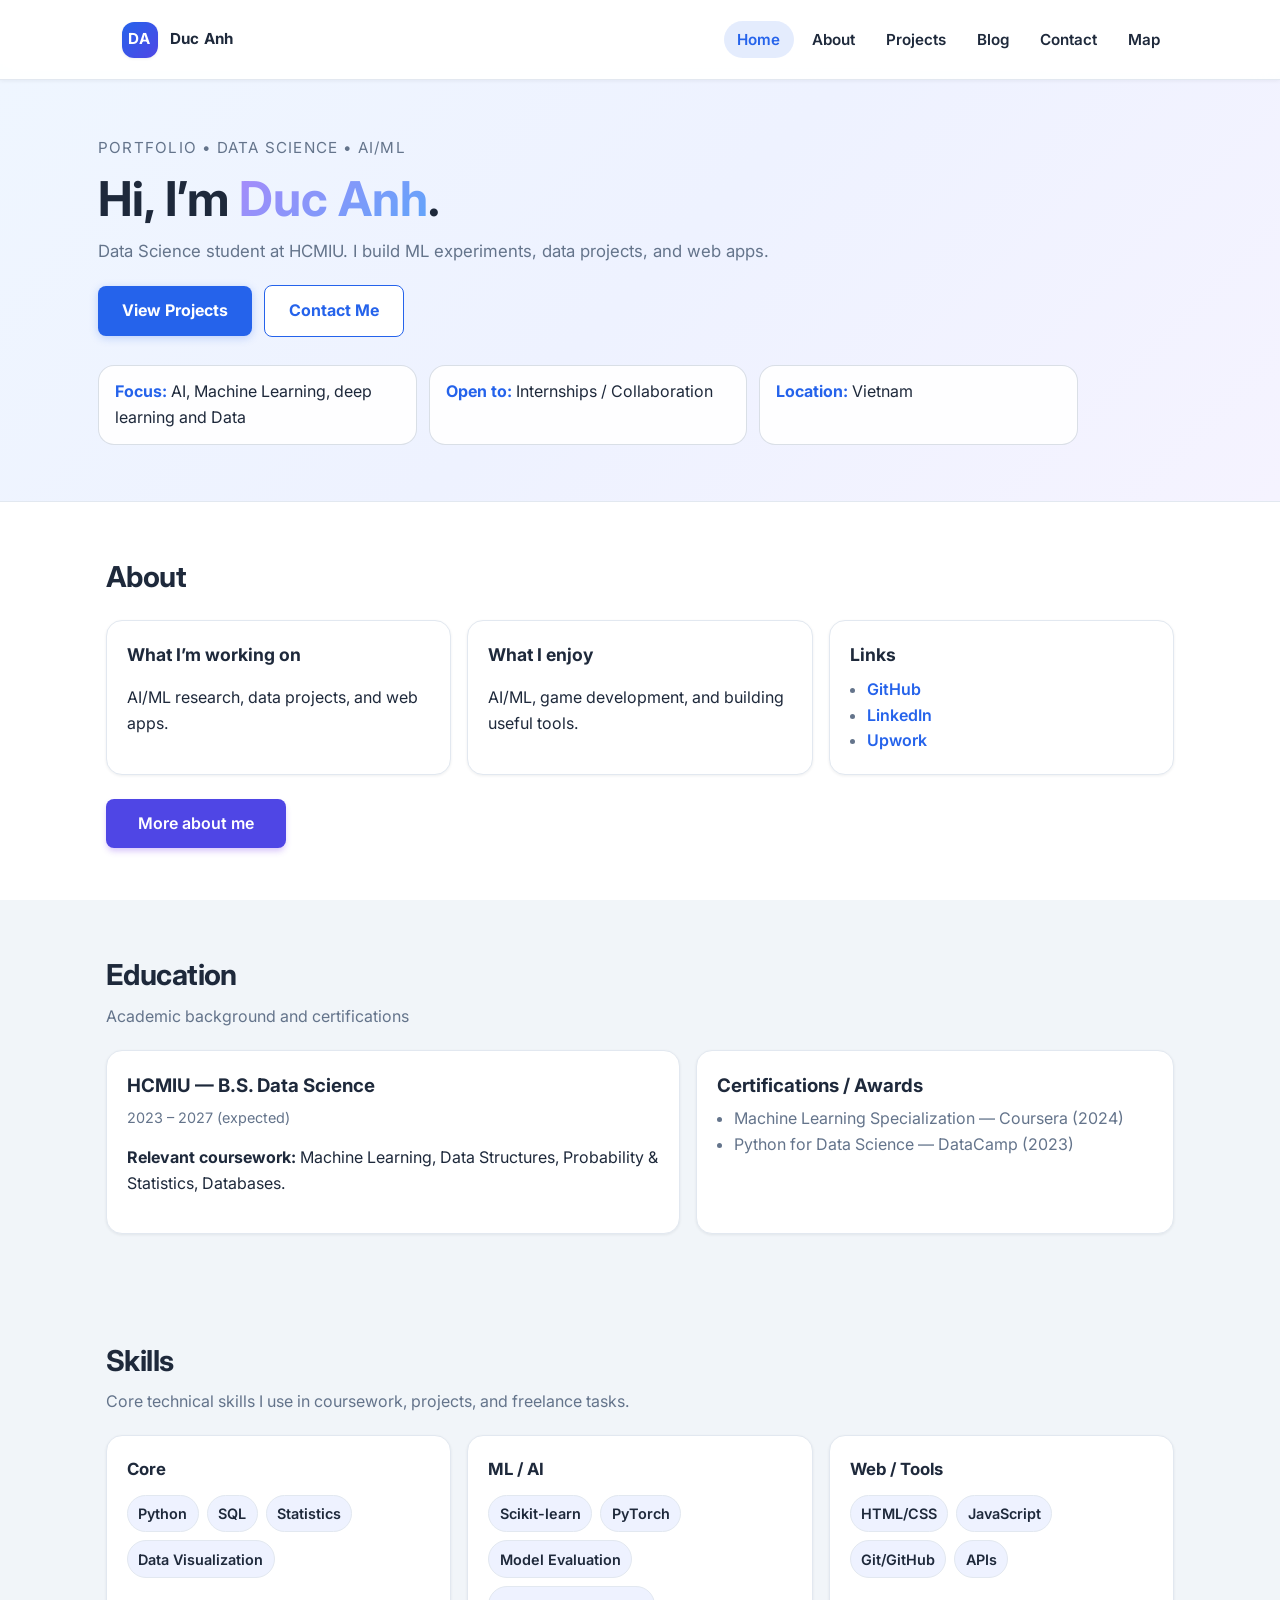
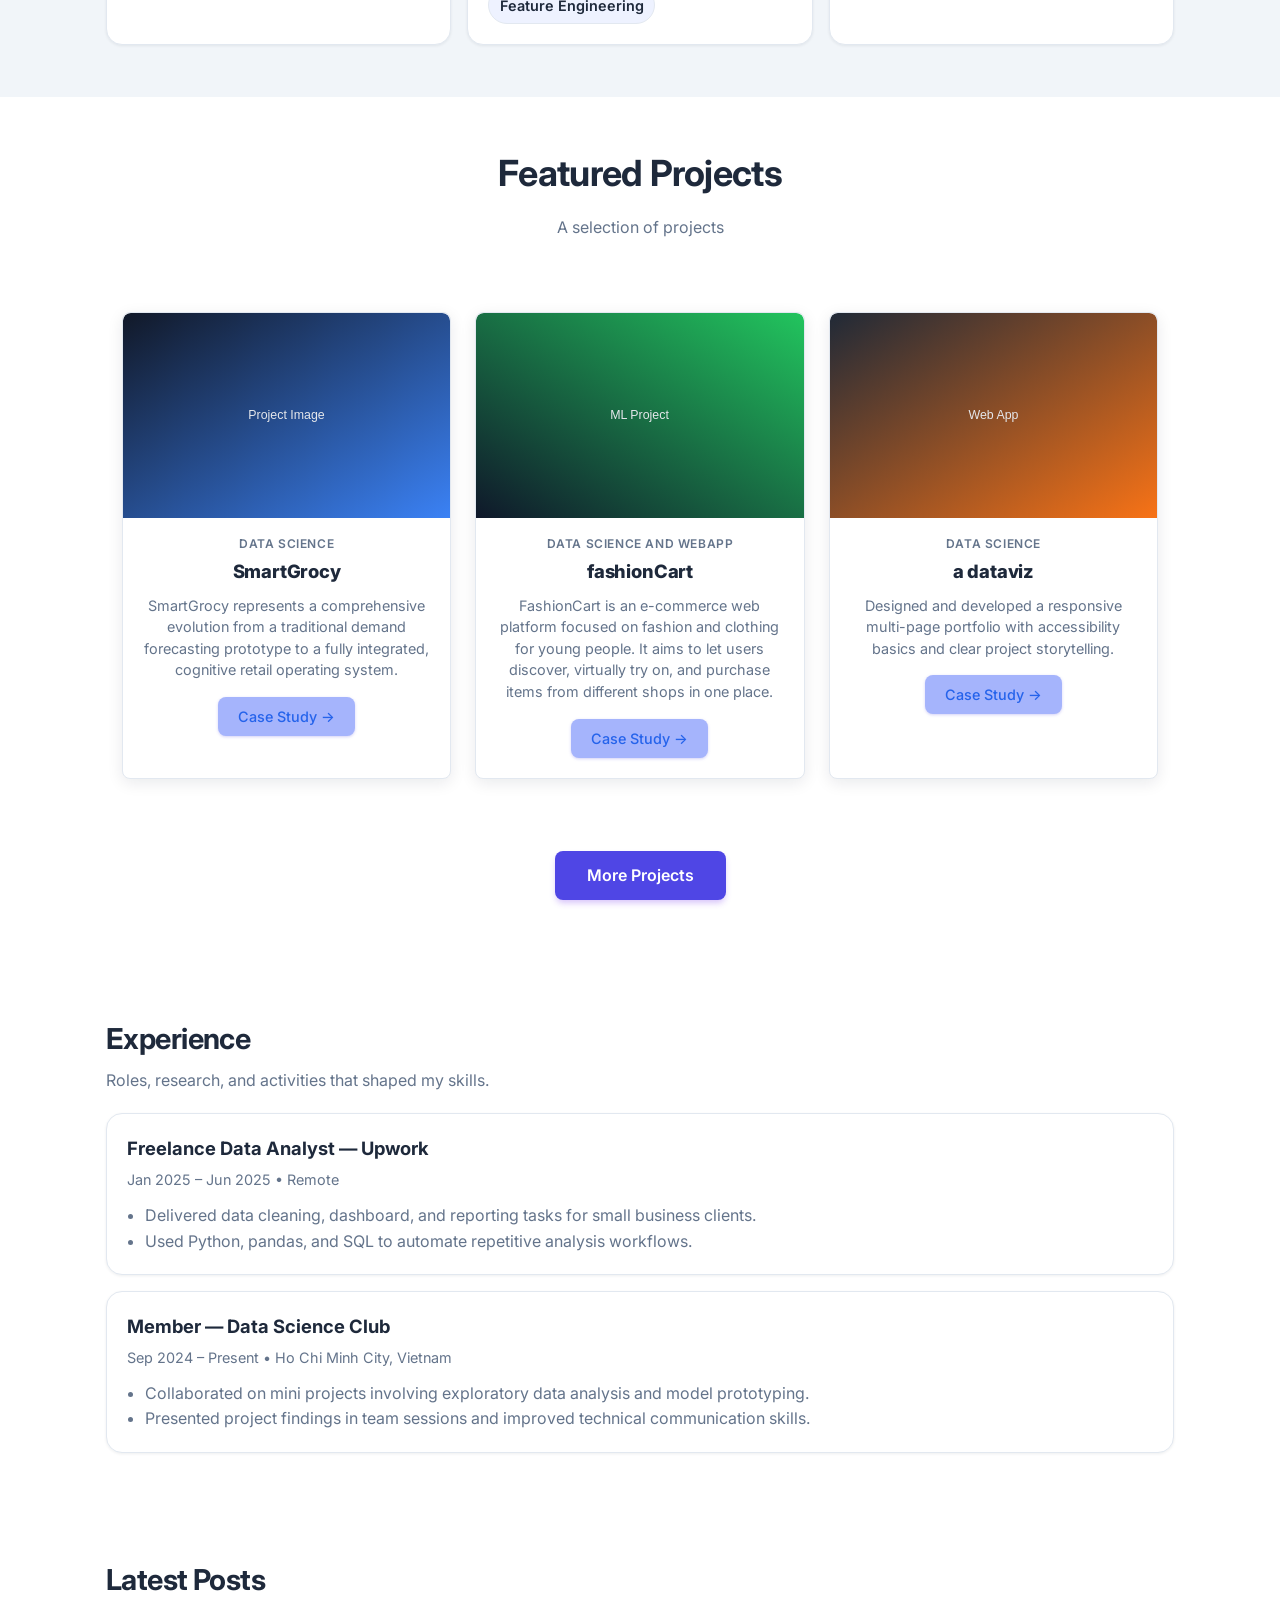
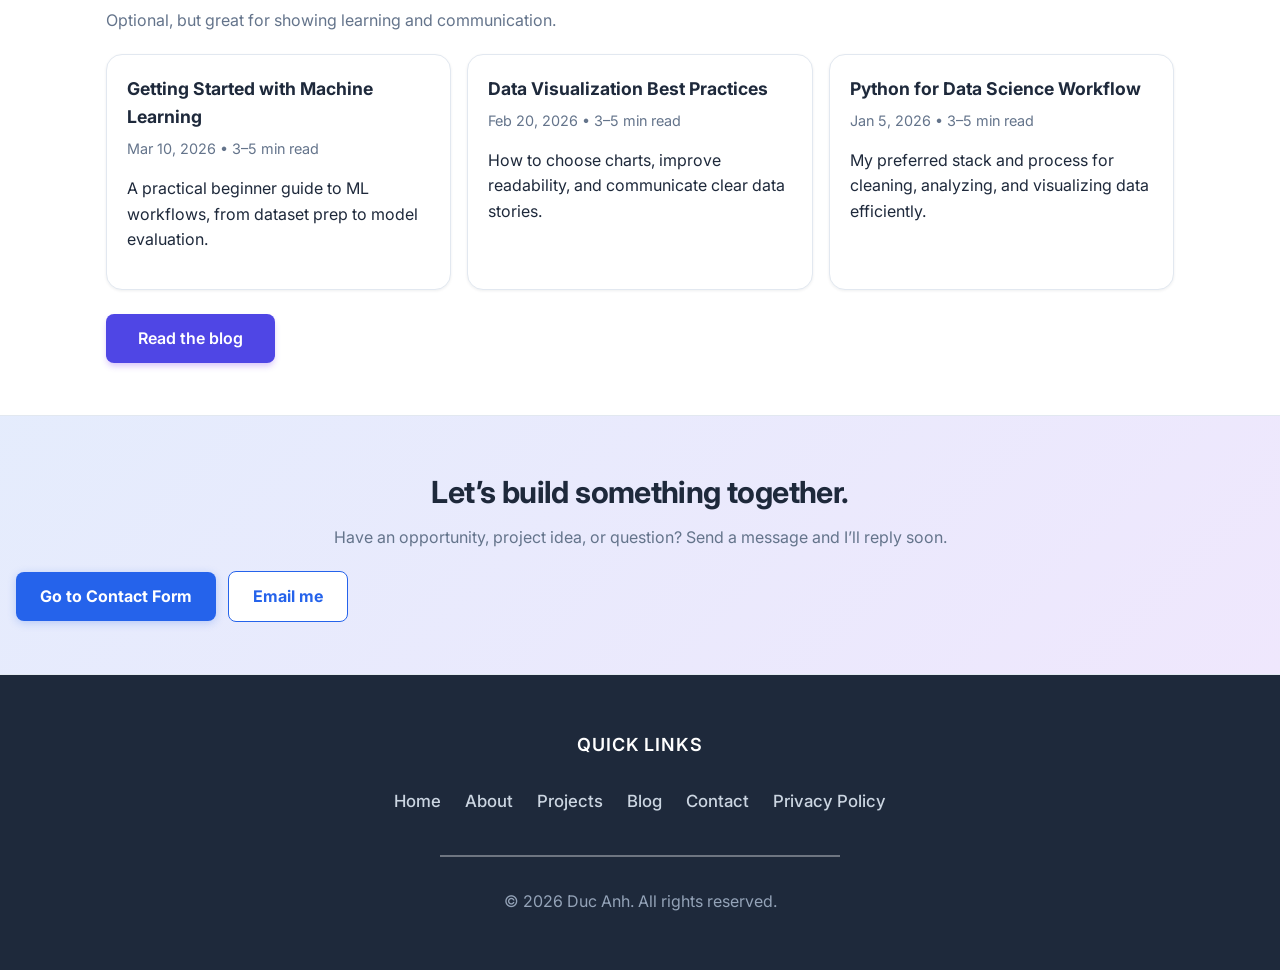
<file: index.html>
<!DOCTYPE html>
<html lang="en">

<head>
    <meta charset="UTF-8">
    <meta name="viewport" content="width=device-width, initial-scale=1.0">
    <meta name="description"
        content="Duc Anh - Data Science Student at HCMIU. Portfolio showcasing projects, blog, and contact.">
    <title>Home | Duc Anh</title>
    <link rel="stylesheet" href="css/style.css">
    <link rel="icon" type="image/png" href="assets/img/favicon.ico">
</head>

<body>
    <a class="skip-link" href="#main">Skip to content</a>

    <!--
      HOME PAGE COMPONENTS (easy to edit later):
      - Update your name/role in the Hero section
      - Replace Skills/Experience/Education with your real info
      - Swap Project cards + links to match your `projects.html`
    -->

    <header class="site-header">
        <nav class="site-nav" aria-label="Main navigation">
            <a class="brand" href="index.html" aria-label="Go to homepage">
                <span class="brand-mark" aria-hidden="true">DA</span>
                <span class="brand-text">Duc Anh</span>
            </a>

            <button class="nav-toggle" type="button" aria-expanded="false" aria-controls="primary-nav">
                <span class="nav-toggle-label">Menu</span>
            </button>

            <ul id="primary-nav" class="nav-links"></ul>
            <noscript>
                <ul class="nav-links is-open">
                    <li><a href="index.html" aria-current="page">Home</a></li>
                    <li><a href="about.html">About</a></li>
                    <li><a href="projects.html">Projects</a></li>
                    <li><a href="blog.html">Blog</a></li>
                    <li><a href="contact.html">Contact</a></li>
                    <li><a href="map.html">Map</a></li>
                </ul>
            </noscript>

        </nav>
    </header>

    <main id="main">
        <!-- HERO -->
        <section class="hero" aria-labelledby="hero-heading">
            <div class="hero-content">
                <p class="hero-eyebrow">Portfolio • Data Science • AI/ML</p>
                <h1 id="hero-heading">Hi, I’m <span class="hero-name">Duc Anh</span>.</h1>
                <p class="hero-subtitle">Data Science student at HCMIU. I build ML experiments, data projects, and web
                    apps.</p>

                <div class="hero-actions" role="group" aria-label="Primary actions">
                    <a href="projects.html" class="cta-button">View Projects</a>
                    <a href="contact.html" class="cta-button cta-secondary">Contact Me</a>
                </div>

                <ul class="hero-highlights" aria-label="Quick highlights">
                    <li><strong>Focus:</strong> AI, Machine Learning, deep learning and Data</li>
                    <li><strong>Open to:</strong> Internships / Collaboration</li>
                    <li><strong>Location:</strong> Vietnam</li>
                </ul>
            </div>
        </section>

        <!-- ABOUT (short preview) -->
        <section class="about-preview" aria-labelledby="about-heading">
            <header class="section-header">
                <h2 id="about-heading">About</h2>
            </header>

            <div class="about-grid">
                <article class="about-card">
                    <h3>What I’m working on</h3>
                    <p>AI/ML research, data projects, and web apps.
                    </p>
                </article>
                <article class="about-card">
                    <h3>What I enjoy</h3>
                    <p>AI/ML, game development, and building useful tools. </p>
                </article>
                <article class="about-card">
                    <h3>Links</h3>
                    <ul class="link-list">
                        <li><a href="https://github.com/ducanh0405" rel="noopener">GitHub</a></li>
                        <li><a href="https://www.linkedin.com/in/đức-anh-ngô-linked/" rel="noopener">LinkedIn</a></li>
                        <li><a href="https://www.upwork.com/freelancers/~01354c12dca3193b0a?mp_source=share"
                                rel="noopener">Upwork</a></li>
                    </ul>
                </article>
            </div>

            <div class="section-actions">
                <a href="about.html" class="more-projects-btn">More about me</a>
            </div>
        </section>

        <!-- EDUCATION -->
        <section class="education" aria-labelledby="education-heading">
            <header class="section-header">
                <h2 id="education-heading">Education</h2>
                <p class="section-subtitle">Academic background and certifications</p>
            </header>

            <div class="education-grid">
                <article class="edu-card">
                    <h3>HCMIU — B.S. Data Science</h3>
                    <p class="timeline-meta"><time datetime="2023">2023</time> – <time datetime="2027">2027</time>
                        (expected)</p>
                    <p><strong>Relevant coursework:</strong> Machine Learning, Data Structures, Probability &
                        Statistics, Databases.</p>
                </article>
                <article class="edu-card">
                    <h3>Certifications / Awards</h3>
                    <ul class="link-list">
                        <li>Machine Learning Specialization — Coursera (2024)</li>
                        <li>Python for Data Science — DataCamp (2023)</li>
                    </ul>
                </article>
            </div>
        </section>

        <!-- SKILLS -->
        <section class="skills" aria-labelledby="skills-heading">
            <header class="section-header">
                <h2 id="skills-heading">Skills</h2>
                <p class="section-subtitle">Core technical skills I use in coursework, projects, and freelance tasks.</p>
            </header>

            <div class="skills-grid">
                <article class="skill-group">
                    <h3>Core</h3>
                    <ul class="chip-list">
                        <li>Python</li>
                        <li>SQL</li>
                        <li>Statistics</li>
                        <li>Data Visualization</li>
                    </ul>
                </article>
                <article class="skill-group">
                    <h3>ML / AI</h3>
                    <ul class="chip-list">
                        <li>Scikit-learn</li>
                        <li>PyTorch</li>
                        <li>Model Evaluation</li>
                        <li>Feature Engineering</li>
                    </ul>
                </article>
                <article class="skill-group">
                    <h3>Web / Tools</h3>
                    <ul class="chip-list">
                        <li>HTML/CSS</li>
                        <li>JavaScript</li>
                        <li>Git/GitHub</li>
                        <li>APIs</li>
                    </ul>
                </article>
            </div>
        </section>

        <!-- PROJECTS -->
        <section class="portfolio-preview" aria-labelledby="projects-heading">
            <header class="section-header">
                <h2 id="projects-heading">Featured Projects</h2>
                <p class="portfolio-subtitle">A selection of projects</p>
            </header>

            <div class="projects-grid portfolio-grid">
                <article class="project-card portfolio-card">
                    <figure>
                        <img src="data:image/svg+xml,%3Csvg%20xmlns%3D%27http%3A//www.w3.org/2000/svg%27%20width%3D%27800%27%20height%3D%27500%27%3E%3Cdefs%3E%3ClinearGradient%20id%3D%27g%27%20x1%3D%270%27%20y1%3D%270%27%20x2%3D%271%27%20y2%3D%271%27%3E%3Cstop%20offset%3D%270%27%20stop-color%3D%27%23111827%27/%3E%3Cstop%20offset%3D%271%27%20stop-color%3D%27%233b82f6%27/%3E%3C/linearGradient%3E%3C/defs%3E%3Crect%20width%3D%27100%25%27%20height%3D%27100%25%27%20fill%3D%27url(%23g)%27/%3E%3Ctext%20x%3D%2750%25%27%20y%3D%2750%25%27%20dominant-baseline%3D%27middle%27%20text-anchor%3D%27middle%27%20fill%3D%27%23e5e7eb%27%20font-family%3D%27Arial%27%20font-size%3D%2730%27%3EProject%20Image%3C/text%3E%3C/svg%3E"
                            alt="Project cover placeholder" width="400" height="250" loading="lazy">
                        <figcaption class="sr-only">Project cover image</figcaption>
                    </figure>
                    <span class="project-category">DATA SCIENCE</span>
                    <h3>SmartGrocy</h3>
                    <p>SmartGrocy represents a comprehensive evolution from a traditional demand forecasting prototype to a fully
integrated, cognitive retail operating system.</p>
                    <a href="projects.html" class="case-study-btn">Case Study &rarr;</a>
                </article>

                <article class="project-card portfolio-card">
                    <figure>
                        <img src="data:image/svg+xml,%3Csvg%20xmlns%3D%27http%3A//www.w3.org/2000/svg%27%20width%3D%27800%27%20height%3D%27500%27%3E%3Cdefs%3E%3ClinearGradient%20id%3D%27g%27%20x1%3D%270%27%20y1%3D%271%27%20x2%3D%271%27%20y2%3D%270%27%3E%3Cstop%20offset%3D%270%27%20stop-color%3D%27%230f172a%27/%3E%3Cstop%20offset%3D%271%27%20stop-color%3D%27%2322c55e%27/%3E%3C/linearGradient%3E%3C/defs%3E%3Crect%20width%3D%27100%25%27%20height%3D%27100%25%27%20fill%3D%27url(%23g)%27/%3E%3Ctext%20x%3D%2750%25%27%20y%3D%2750%25%27%20dominant-baseline%3D%27middle%27%20text-anchor%3D%27middle%27%20fill%3D%27%23e5e7eb%27%20font-family%3D%27Arial%27%20font-size%3D%2730%27%3EML%20Project%3C/text%3E%3C/svg%3E"
                            alt="Machine learning project placeholder" width="400" height="250" loading="lazy">
                        <figcaption class="sr-only">Project cover image</figcaption>
                    </figure>
                    <span class="project-category">DATA SCIENCE AND WEBAPP</span>
                    <h3>fashionCart</h3>
                    <p>FashionCart is an e-commerce web platform focused on fashion and clothing for young people. It aims to let users discover, virtually try on, and purchase items from different shops in one place.</p>
                    <a href="projects.html" class="case-study-btn">Case Study &rarr;</a>
                </article>

                <article class="project-card portfolio-card">
                    <figure>
                        <img src="data:image/svg+xml,%3Csvg%20xmlns%3D%27http%3A//www.w3.org/2000/svg%27%20width%3D%27800%27%20height%3D%27500%27%3E%3Cdefs%3E%3ClinearGradient%20id%3D%27g%27%20x1%3D%270%27%20y1%3D%270%27%20x2%3D%271%27%20y2%3D%271%27%3E%3Cstop%20offset%3D%270%27%20stop-color%3D%27%231f2937%27/%3E%3Cstop%20offset%3D%271%27%20stop-color%3D%27%23f97316%27/%3E%3C/linearGradient%3E%3C/defs%3E%3Crect%20width%3D%27100%25%27%20height%3D%27100%25%27%20fill%3D%27url(%23g)%27/%3E%3Ctext%20x%3D%2750%25%27%20y%3D%2750%25%27%20dominant-baseline%3D%27middle%27%20text-anchor%3D%27middle%27%20fill%3D%27%23e5e7eb%27%20font-family%3D%27Arial%27%20font-size%3D%2730%27%3EWeb%20App%3C/text%3E%3C/svg%3E"
                            alt="Web development project placeholder" width="400" height="250" loading="lazy">
                        <figcaption class="sr-only">Project cover image</figcaption>
                    </figure>
                    <span class="project-category">DATA SCIENCE</span>
                    <h3>a dataviz</h3>
                    <p>Designed and developed a responsive multi-page portfolio with accessibility basics and clear project storytelling.</p>
                    <a href="projects.html" class="case-study-btn">Case Study &rarr;</a>
                </article>
            </div>

            <div class="more-projects-wrap">
                <a href="projects.html" class="more-projects-btn">More Projects</a>
            </div>
        </section>

        <!-- EXPERIENCE -->
        <section class="experience" aria-labelledby="experience-heading">
            <header class="section-header">
                <h2 id="experience-heading">Experience</h2>
                <p class="section-subtitle">Roles, research, and activities that shaped my skills.</p>
            </header>

            <div class="timeline" role="list">
                <article class="timeline-item" role="listitem">
                    <header class="timeline-header">
                        <h3>Freelance Data Analyst — Upwork</h3>
                        <p class="timeline-meta"><time datetime="2025-01">Jan 2025</time> – <time datetime="2025-06">Jun
                                2025</time> • Remote</p>
                    </header>
                    <ul class="timeline-bullets">
                        <li>Delivered data cleaning, dashboard, and reporting tasks for small business clients.</li>
                        <li>Used Python, pandas, and SQL to automate repetitive analysis workflows.</li>
                    </ul>
                </article>

                <article class="timeline-item" role="listitem">
                    <header class="timeline-header">
                        <h3>Member — Data Science Club</h3>
                        <p class="timeline-meta"><time datetime="2024-09">Sep 2024</time> – Present • Ho Chi Minh City, Vietnam</p>
                    </header>
                    <ul class="timeline-bullets">
                        <li>Collaborated on mini projects involving exploratory data analysis and model prototyping.</li>
                        <li>Presented project findings in team sessions and improved technical communication skills.</li>
                    </ul>
                </article>
            </div>
        </section>


        <!-- BLOG PREVIEW -->
        <section class="blog-preview" aria-labelledby="blog-heading">
            <header class="section-header">
                <h2 id="blog-heading">Latest Posts</h2>
                <p class="section-subtitle">Optional, but great for showing learning and communication.</p>
            </header>

            <div class="posts-grid">
                <article class="post-card">
                    <h3><a href="blog.html">Getting Started with Machine Learning</a></h3>
                    <p class="timeline-meta"><time datetime="2026-03-10">Mar 10, 2026</time> • 3–5 min read</p>
                    <p>A practical beginner guide to ML workflows, from dataset prep to model evaluation.</p>
                </article>
                <article class="post-card">
                    <h3><a href="blog.html">Data Visualization Best Practices</a></h3>
                    <p class="timeline-meta"><time datetime="2026-02-20">Feb 20, 2026</time> • 3–5 min read</p>
                    <p>How to choose charts, improve readability, and communicate clear data stories.</p>
                </article>
                <article class="post-card">
                    <h3><a href="blog.html">Python for Data Science Workflow</a></h3>
                    <p class="timeline-meta"><time datetime="2026-01-05">Jan 5, 2026</time> • 3–5 min read</p>
                    <p>My preferred stack and process for cleaning, analyzing, and visualizing data efficiently.</p>
                </article>
            </div>

            <div class="section-actions">
                <a href="blog.html" class="more-projects-btn">Read the blog</a>
            </div>
        </section>

        <!-- CONTACT CTA -->
        <section class="contact-cta" aria-labelledby="contact-heading">
            <h2 id="contact-heading">Let’s build something together.</h2>
            <p>Have an opportunity, project idea, or question? Send a message and I’ll reply soon.</p>
            <div class="hero-actions" role="group" aria-label="Contact actions">
                <a href="contact.html" class="cta-button">Go to Contact Form</a>
                <a href="mailto:anduc0405vsg@gmail.com" class="cta-button cta-secondary">Email me</a>
            </div>
        </section>

    </main>

    <footer class="site-footer">
        <p class="footer-title">Quick Links</p>
        <div class="footer-links">
            <a href="index.html" aria-current="page">Home</a>
            <a href="about.html">About</a>
            <a href="projects.html">Projects</a>
            <a href="blog.html">Blog</a>
            <a href="contact.html">Contact</a>
            <a href="policy.html">Privacy Policy</a>
        </div>
        <hr class="footer-divider">
        <p class="footer-copy">&copy; <span id="year">2026</span> Duc Anh. All rights reserved.</p>
    </footer>

    <script src="js/main.js"></script>
</body>

</html>
</file>
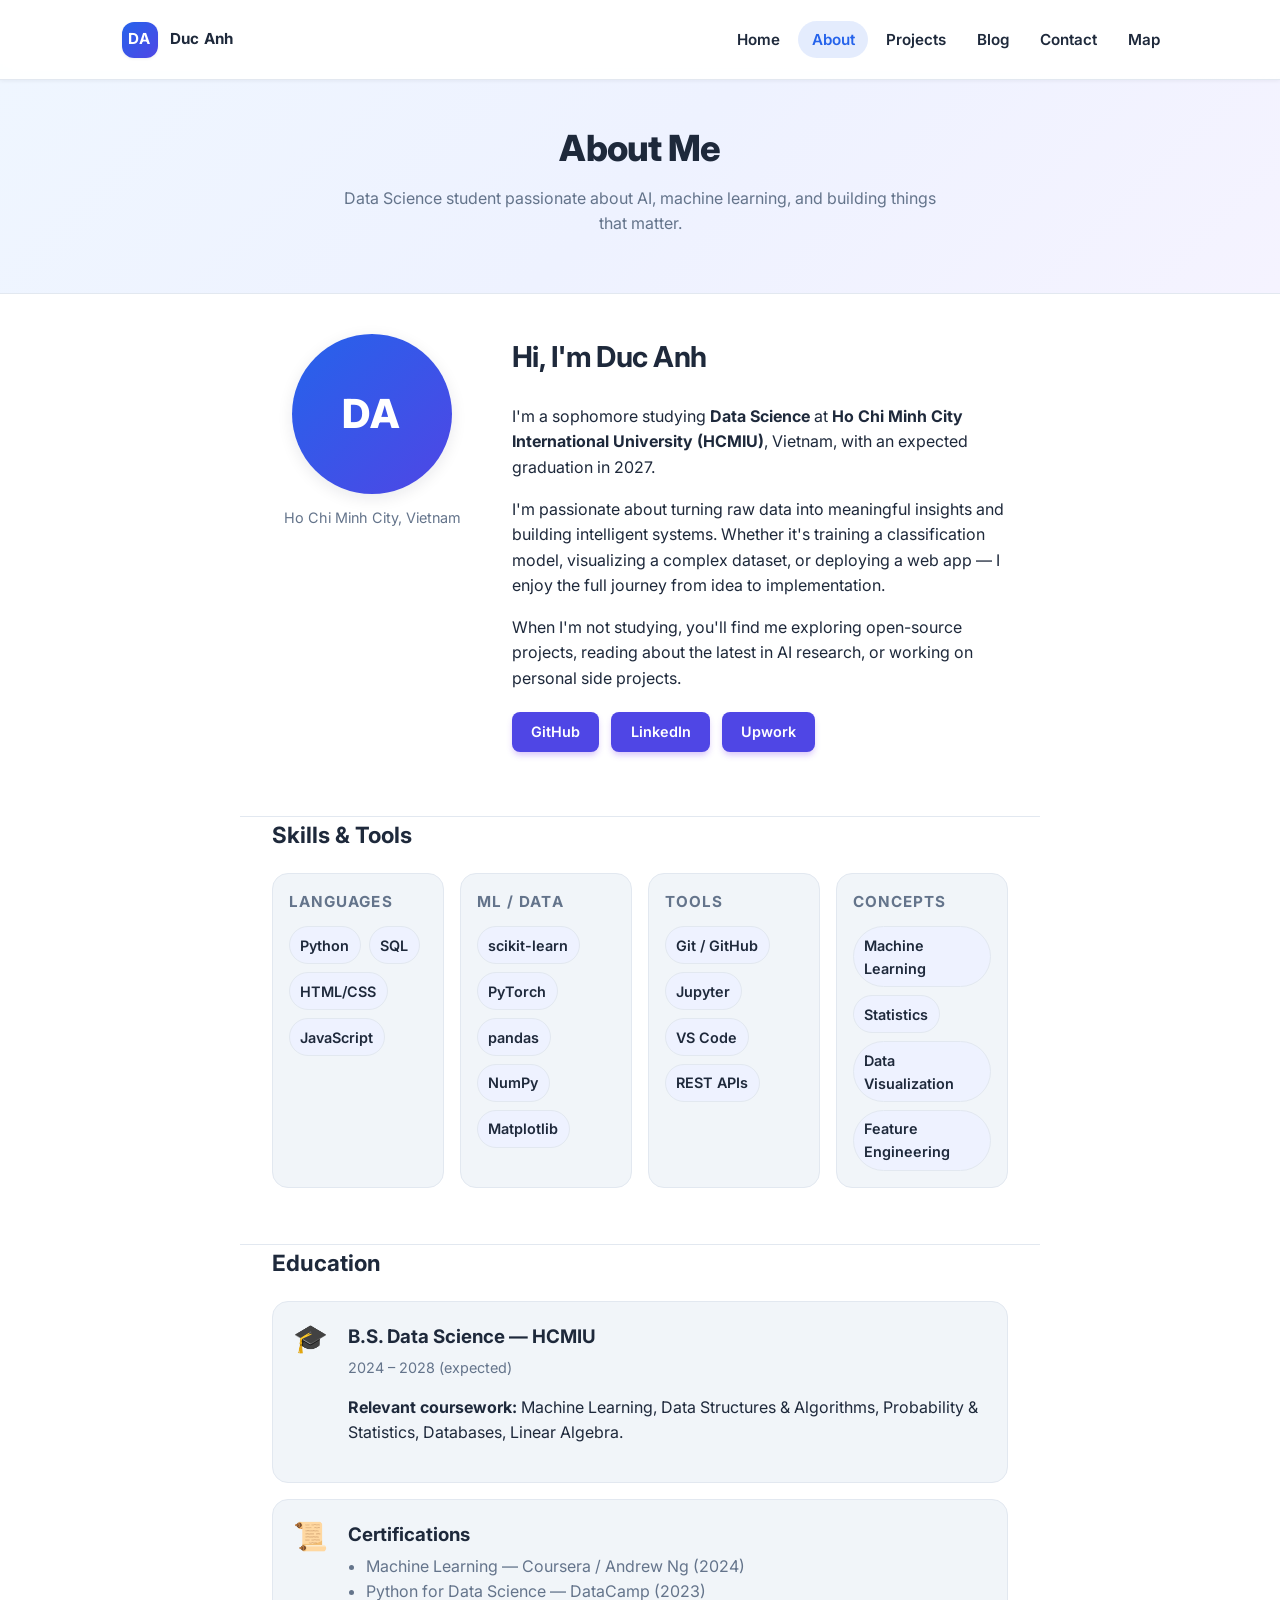
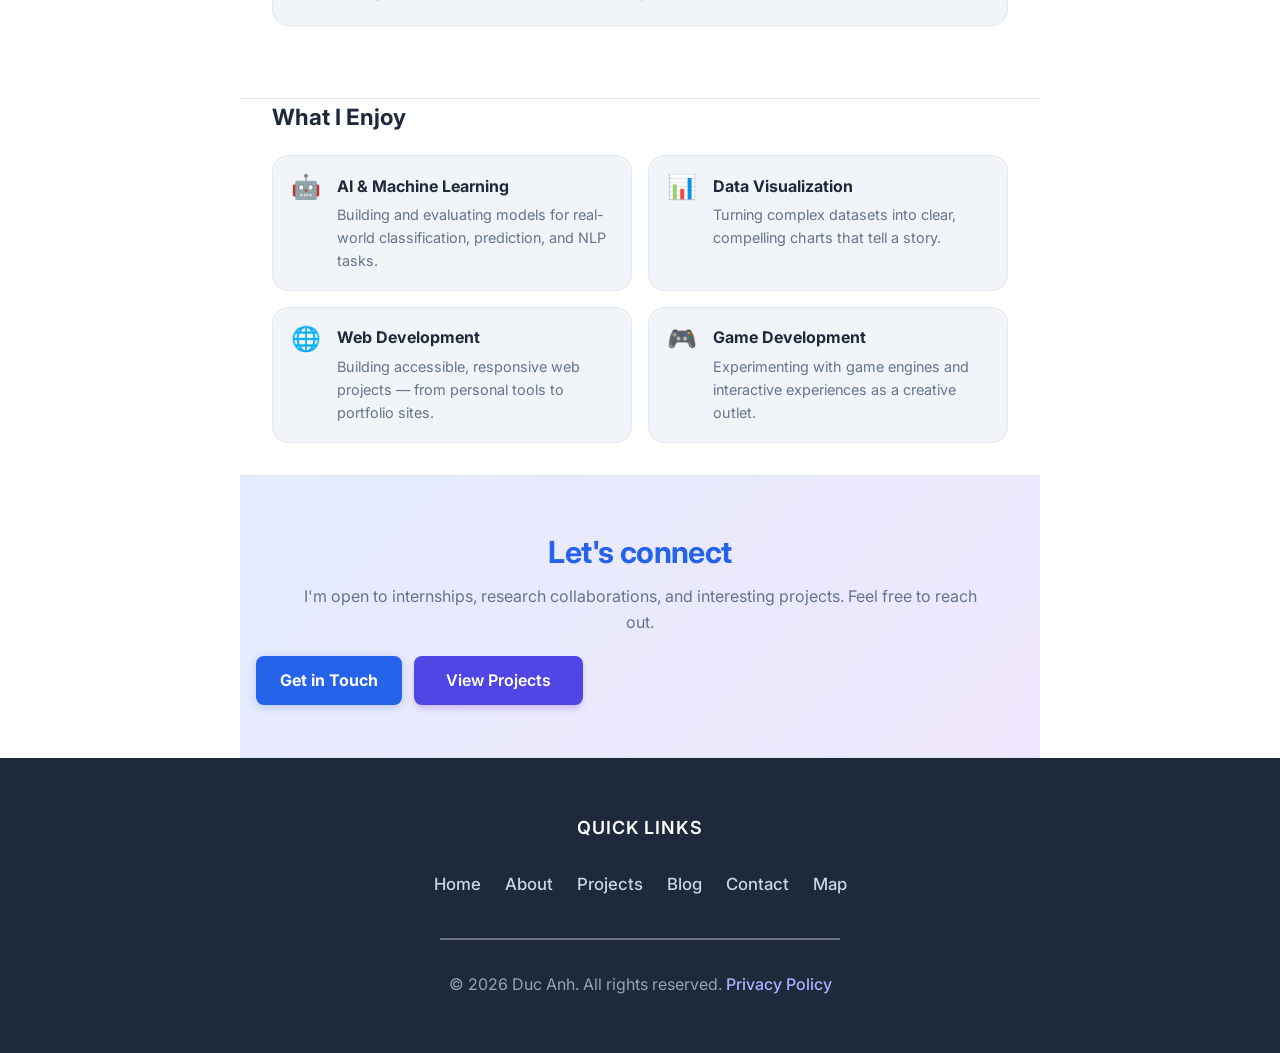
<file: about.html>
<!DOCTYPE html>
<html lang="en">
<head>
    <meta charset="UTF-8">
    <meta name="viewport" content="width=device-width, initial-scale=1.0">
    <meta name="description" content="About Duc Anh - Data Science student at HCMIU, Vietnam. Background, skills, and interests.">
    <title>About | Duc Anh</title>
    <link rel="stylesheet" href="css/style.css">
    <link rel="icon" type="image/png" href="assets/img/favicon.ico">
</head>
<body>
    <header class="site-header">
        <nav class="site-nav" aria-label="Main navigation">
            <a class="brand" href="index.html" aria-label="Go to homepage">
                <span class="brand-mark" aria-hidden="true">DA</span>
                <span class="brand-text">Duc Anh</span>
            </a>
            <button class="nav-toggle" type="button" aria-expanded="false" aria-controls="primary-nav">
                <span class="nav-toggle-label">Menu</span>
            </button>
            <ul id="primary-nav" class="nav-links"></ul>
            <noscript>
                <ul class="nav-links is-open">
                    <li><a href="index.html">Home</a></li>
                    <li><a href="about.html" aria-current="page">About</a></li>
                    <li><a href="projects.html">Projects</a></li>
                    <li><a href="blog.html">Blog</a></li>
                    <li><a href="contact.html">Contact</a></li>
                    <li><a href="map.html">Map</a></li>
                </ul>
            </noscript>
        </nav>
    </header>

    <main>
        <!-- PAGE HEADER -->
        <section class="page-header" aria-labelledby="about-heading">
            <h1 id="about-heading">About Me</h1>
            <p>Data Science student passionate about AI, machine learning, and building things that matter.</p>
        </section>

        <!-- INTRO WITH PHOTO -->
        <section class="about-intro content-section" aria-labelledby="intro-heading">
            <div class="about-intro-grid">
                <div class="about-photo-wrap">
                    <div class="about-photo-placeholder" aria-label="Profile photo placeholder">
                        <span class="about-photo-initials">DA</span>
                    </div>
                    <p class="about-photo-caption">Ho Chi Minh City, Vietnam</p>
                </div>
                <div class="about-intro-text">
                    <h2 id="intro-heading">Hi, I'm Duc Anh</h2>
                    <p>I'm a sophomore studying <strong>Data Science</strong> at <strong>Ho Chi Minh City International University (HCMIU)</strong>, Vietnam, with an expected graduation in 2027.</p>
                    <p>I'm passionate about turning raw data into meaningful insights and building intelligent systems. Whether it's training a classification model, visualizing a complex dataset, or deploying a web app — I enjoy the full journey from idea to implementation.</p>
                    <p>When I'm not studying, you'll find me exploring open-source projects, reading about the latest in AI research, or working on personal side projects.</p>
                    <div class="about-cta-links">
                        <a href="https://github.com/ducanh0405" class="more-projects-btn" rel="noopener" target="_blank">GitHub</a>
                        <a href="https://www.linkedin.com/in/đức-anh-ngô-linked/" class="more-projects-btn" rel="noopener" target="_blank">LinkedIn</a>
                        <a href="https://www.upwork.com/freelancers/~01354c12dca3193b0a?mp_source=share" class="more-projects-btn" rel="noopener" target="_blank">Upwork</a>
                    </div>
                </div>
            </div>
        </section>

        <!-- SKILLS -->
        <section class="about-skills-section content-section" aria-labelledby="skills-about-heading">
            <h2 id="skills-about-heading">Skills &amp; Tools</h2>
            <div class="about-skills-grid">
                <div class="about-skill-block">
                    <h3>Languages</h3>
                    <ul class="chip-list">
                        <li>Python</li>
                        <li>SQL</li>
                        <li>HTML/CSS</li>
                        <li>JavaScript</li>
                    </ul>
                </div>
                <div class="about-skill-block">
                    <h3>ML / Data</h3>
                    <ul class="chip-list">
                        <li>scikit-learn</li>
                        <li>PyTorch</li>
                        <li>pandas</li>
                        <li>NumPy</li>
                        <li>Matplotlib</li>
                    </ul>
                </div>
                <div class="about-skill-block">
                    <h3>Tools</h3>
                    <ul class="chip-list">
                        <li>Git / GitHub</li>
                        <li>Jupyter</li>
                        <li>VS Code</li>
                        <li>REST APIs</li>
                    </ul>
                </div>
                <div class="about-skill-block">
                    <h3>Concepts</h3>
                    <ul class="chip-list">
                        <li>Machine Learning</li>
                        <li>Statistics</li>
                        <li>Data Visualization</li>
                        <li>Feature Engineering</li>
                    </ul>
                </div>
            </div>
        </section>

        <!-- EDUCATION -->
        <section class="about-education-section content-section" aria-labelledby="edu-heading">
            <h2 id="edu-heading">Education</h2>
            <div class="about-edu-card">
                <div class="about-edu-icon">🎓</div>
                <div>
                    <h3>B.S. Data Science — HCMIU</h3>
                    <p class="timeline-meta">2024 – 2028 (expected)</p>
                    <p><strong>Relevant coursework:</strong> Machine Learning, Data Structures &amp; Algorithms, Probability &amp; Statistics, Databases, Linear Algebra.</p>
                </div>
            </div>
            <div class="about-edu-card">
                <div class="about-edu-icon">📜</div>
                <div>
                    <h3>Certifications</h3>
                    <ul class="link-list">
                        <li>Machine Learning — Coursera / Andrew Ng (2024)</li>
                        <li>Python for Data Science — DataCamp (2023)</li>
                    </ul>
                </div>
            </div>
        </section>

        <!-- INTERESTS -->
        <section class="about-interests-section content-section" aria-labelledby="interests-heading">
            <h2 id="interests-heading">What I Enjoy</h2>
            <ul class="about-interests-list">
                <li>
                    <span class="interest-icon">🤖</span>
                    <div>
                        <strong>AI &amp; Machine Learning</strong>
                        <p>Building and evaluating models for real-world classification, prediction, and NLP tasks.</p>
                    </div>
                </li>
                <li>
                    <span class="interest-icon">📊</span>
                    <div>
                        <strong>Data Visualization</strong>
                        <p>Turning complex datasets into clear, compelling charts that tell a story.</p>
                    </div>
                </li>
                <li>
                    <span class="interest-icon">🌐</span>
                    <div>
                        <strong>Web Development</strong>
                        <p>Building accessible, responsive web projects — from personal tools to portfolio sites.</p>
                    </div>
                </li>
                <li>
                    <span class="interest-icon">🎮</span>
                    <div>
                        <strong>Game Development</strong>
                        <p>Experimenting with game engines and interactive experiences as a creative outlet.</p>
                    </div>
                </li>
            </ul>
        </section>

        <!-- CTA -->
        <section class="contact-cta content-section" aria-labelledby="cta-heading">
            <h2 id="cta-heading">Let's connect</h2>
            <p>I'm open to internships, research collaborations, and interesting projects. Feel free to reach out.</p>
            <div class="hero-actions">
                <a href="contact.html" class="cta-button" style="background:var(--color-primary);color:#fff;">Get in Touch</a>
                <a href="projects.html" class="more-projects-btn">View Projects</a>
            </div>
        </section>
    </main>

    <footer>
        <p class="footer-title">Quick Links</p>
        <div class="footer-links">
            <a href="index.html">Home</a>
            <a href="about.html">About</a>
            <a href="projects.html">Projects</a>
            <a href="blog.html">Blog</a>
            <a href="contact.html">Contact</a>
            <a href="map.html">Map</a>
        </div>
        <hr class="footer-divider">
        <p class="footer-copy">&copy; 2026 Duc Anh. <span>All rights reserved.</span> <a href="policy.html">Privacy Policy</a></p>
    </footer>
    <script src="js/main.js"></script>
</body>
</html>
</file>
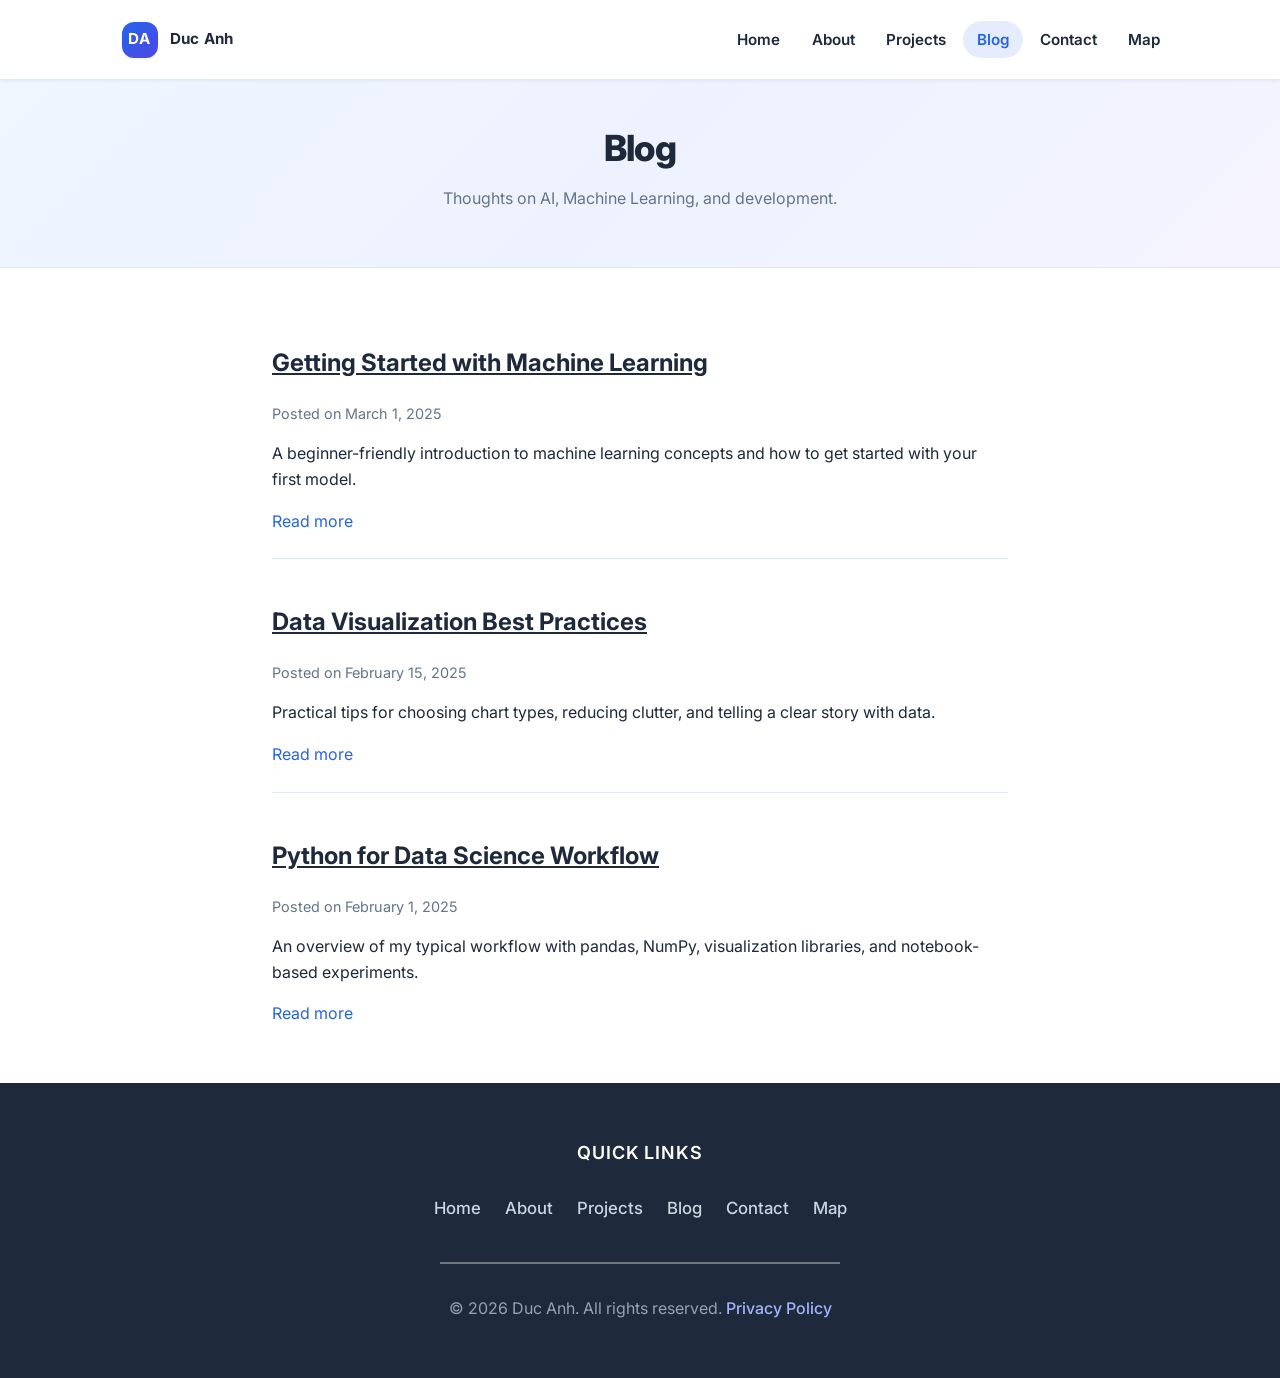
<file: blog.html>
<!DOCTYPE html>
<html lang="en">
<head>
    <meta charset="UTF-8">
    <meta name="viewport" content="width=device-width, initial-scale=1.0">
    <meta name="description" content="Duc Anh's blog - Thoughts on AI, ML, and development">
    <title>Blog | Duc Anh</title>
    <link rel="stylesheet" href="css/style.css">
    <link rel="icon" type="image/png" href="assets/img/favicon.ico">
</head>
<body>
    <header class="site-header">
        <nav class="site-nav" aria-label="Main navigation">
            <a class="brand" href="index.html" aria-label="Go to homepage">
                <span class="brand-mark" aria-hidden="true">DA</span>
                <span class="brand-text">Duc Anh</span>
            </a>
            <button class="nav-toggle" type="button" aria-expanded="false" aria-controls="primary-nav">
                <span class="nav-toggle-label">Menu</span>
            </button>
            <ul id="primary-nav" class="nav-links"></ul>
            <noscript>
                <ul class="nav-links is-open">
                    <li><a href="index.html">Home</a></li>
                    <li><a href="about.html">About</a></li>
                    <li><a href="projects.html">Projects</a></li>
                    <li><a href="blog.html" aria-current="page">Blog</a></li>
                    <li><a href="contact.html">Contact</a></li>
                    <li><a href="map.html">Map</a></li>
                </ul>
            </noscript>
        </nav>
    </header>
    <main>
        <section class="page-header" aria-labelledby="blog-heading">
            <h1 id="blog-heading">Blog</h1>
            <p>Thoughts on AI, Machine Learning, and development.</p>
        </section>
        <section class="blog-list">
            <article class="blog-preview">
                <h2><a href="post-1.html">Getting Started with Machine Learning</a></h2>
                <p class="post-meta">Posted on March 1, 2025</p>
                <p>A beginner-friendly introduction to machine learning concepts and how to get started with your first model.</p>
                <a href="post-1.html" class="read-more">Read more</a>
            </article>
            <article class="blog-preview">
                <h2><a href="post-1.html">Data Visualization Best Practices</a></h2>
                <p class="post-meta">Posted on February 15, 2025</p>
                <p>Practical tips for choosing chart types, reducing clutter, and telling a clear story with data.</p>
                <a href="post-1.html" class="read-more">Read more</a>
            </article>
            <article class="blog-preview">
                <h2><a href="post-1.html">Python for Data Science Workflow</a></h2>
                <p class="post-meta">Posted on February 1, 2025</p>
                <p>An overview of my typical workflow with pandas, NumPy, visualization libraries, and notebook-based experiments.</p>
                <a href="post-1.html" class="read-more">Read more</a>
            </article>
        </section>
    </main>
    <footer>
        <p class="footer-title">Quick Links</p>
        <div class="footer-links">
            <a href="index.html">Home</a>
            <a href="about.html">About</a>
            <a href="projects.html">Projects</a>
            <a href="blog.html">Blog</a>
            <a href="contact.html">Contact</a>
            <a href="map.html">Map</a>
        </div>
        <hr class="footer-divider">
        <p class="footer-copy">&copy; 2026 Duc Anh. All rights reserved. <a href="policy.html">Privacy Policy</a></p>
    </footer>
    <script src="js/main.js"></script>
</body>
</html>
</file>
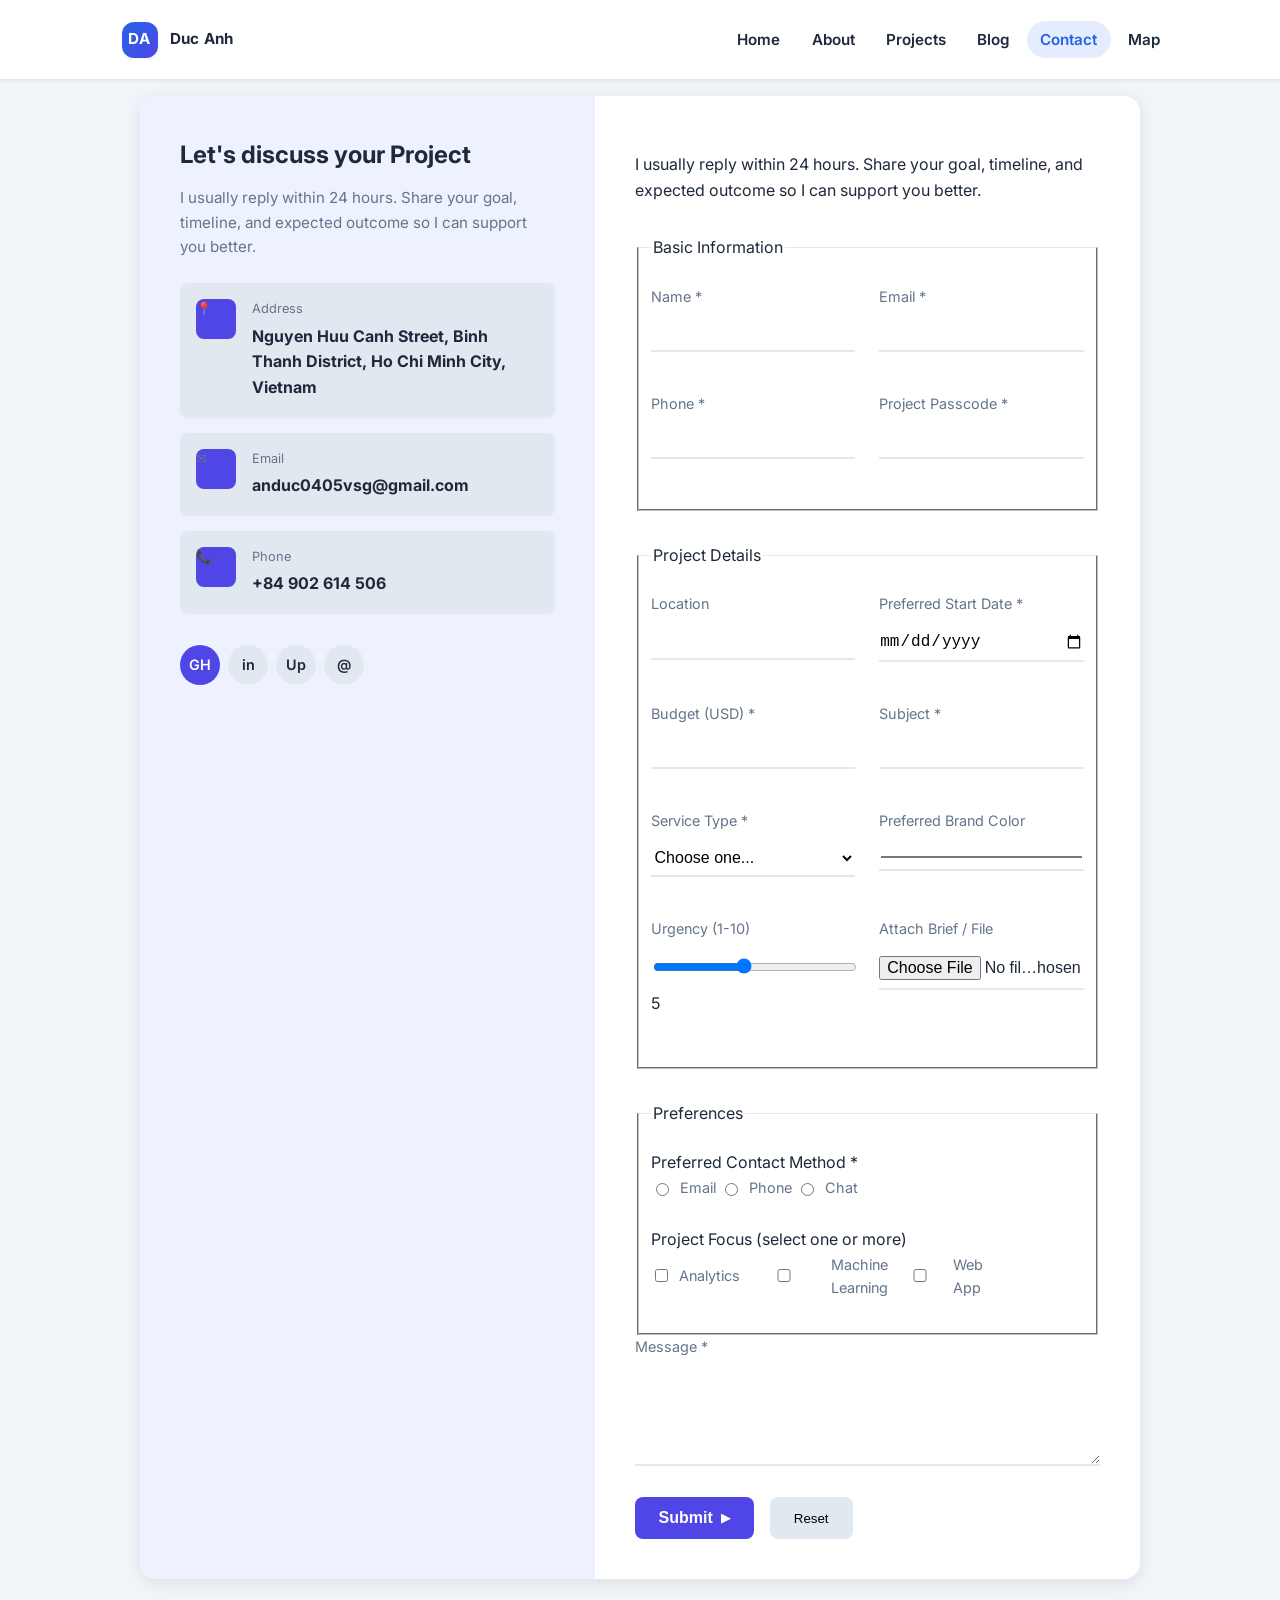
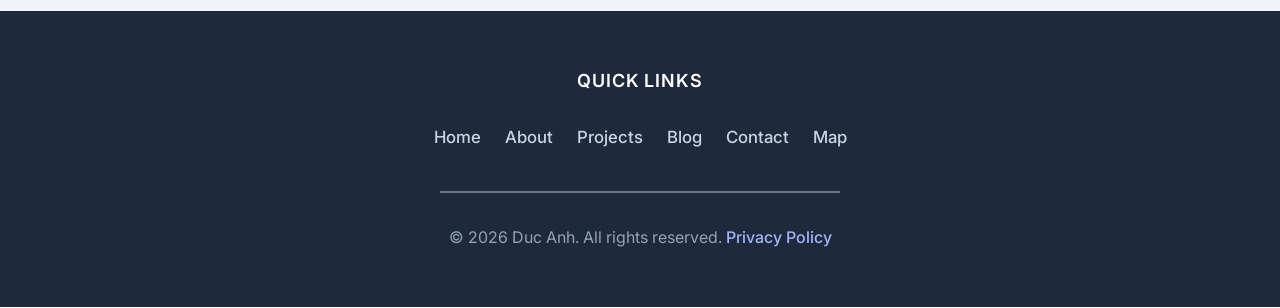
<file: contact.html>
<!DOCTYPE html>
<html lang="en">
<head>
    <title>Contact | Duc Anh</title>
    <meta charset="UTF-8">
    <meta name="viewport" content="width=device-width, initial-scale=1.0">
    <meta name="description" content="Contact Duc Anh - Get in touch">
    <link rel="stylesheet" href="css/style.css">
    <link rel="icon" type="image/png" href="assets/img/favicon.ico">
</head>
<body>
    <header class="site-header">
        <nav class="site-nav" aria-label="Main navigation">
            <a class="brand" href="index.html" aria-label="Go to homepage">
                <span class="brand-mark" aria-hidden="true">DA</span>
                <span class="brand-text">Duc Anh</span>
            </a>
            <button class="nav-toggle" type="button" aria-expanded="false" aria-controls="primary-nav">
                <span class="nav-toggle-label">Menu</span>
            </button>
            <ul id="primary-nav" class="nav-links"></ul>
            <noscript>
                <ul class="nav-links is-open">
                    <li><a href="index.html">Home</a></li>
                    <li><a href="about.html">About</a></li>
                    <li><a href="projects.html">Projects</a></li>
                    <li><a href="blog.html">Blog</a></li>
                    <li><a href="contact.html" aria-current="page">Contact</a></li>
                    <li><a href="map.html">Map</a></li>
                </ul>
            </noscript>
        </nav>
    </header>
    <main class="contact-page">
        <section class="contact-card">
            <div class="contact-layout">
            <div class="contact-info">
                <h2>Let's discuss your Project</h2>
                <p class="contact-intro">I usually reply within 24 hours. Share your goal, timeline, and expected outcome so I can support you better.</p>
                <div class="contact-blocks">
                    <div class="contact-block">
                        <span class="contact-icon" aria-hidden="true">📍</span>
                        <div>
                            <span>Address</span>
                            <strong id="contact-address">HCMIU, Vietnam</strong>
                        </div>
                    </div>
                    <div class="contact-block">
                        <span class="contact-icon" aria-hidden="true">✉</span>
                        <div>
                            <span>Email</span>
                            <strong id="contact-email">ducanh@mail.com</strong>
                        </div>
                    </div>
                    <div class="contact-block">
                        <span class="contact-icon" aria-hidden="true">📞</span>
                        <div>
                            <span>Phone</span>
                            <strong id="contact-phone">+84 xxx xxx xxx</strong>
                        </div>
                    </div>
                </div>
                <div class="contact-social">
                    <a href="https://github.com/ducanh0405" target="_blank" rel="noopener" aria-label="GitHub">GH</a>
                    <a href="https://www.linkedin.com/in/đức-anh-ngô-linked/" target="_blank" rel="noopener" aria-label="LinkedIn">in</a>
                    <a href="https://www.upwork.com/freelancers/~01354c12dca3193b0a?mp_source=share" target="_blank" rel="noopener" aria-label="Upwork">Up</a>
                    <a href="mailto:anduc0405vsg@gmail.com" aria-label="Email">@</a>
                </div>
            </div>
            <div class="contact-form-wrap">
            <form class="contact-form" id="contact-form" action="#" method="post">
                <p class="contact-intro">I usually reply within 24 hours. Share your goal, timeline, and expected outcome so I can support you better.</p>
                <input type="hidden" name="source_page" value="contact-page">

                <fieldset class="form-extra">
                    <legend>Basic Information</legend>
                    <div class="form-row">
                        <div class="form-group">
                            <label for="name">Name <span class="required">*</span></label>
                            <input type="text" id="name" name="name" required minlength="2" maxlength="50" pattern="[A-Za-z\s]{2,50}" title="Please enter 2-50 letters only." placeholder=" ">
                        </div>
                        <div class="form-group">
                            <label for="email">Email <span class="required">*</span></label>
                            <input type="email" id="email" name="email" required title="Please enter a valid email address." placeholder=" ">
                        </div>
                    </div>
                    <div class="form-row">
                        <div class="form-group">
                            <label for="phone">Phone <span class="required">*</span></label>
                            <input type="tel" id="phone" name="phone" required pattern="[\+]?[0-9\s-]{9,15}" title="Enter a valid phone number (9-15 digits)." placeholder=" ">
                        </div>
                        <div class="form-group">
                            <label for="password">Project Passcode <span class="required">*</span></label>
                            <input type="password" id="password" name="password" required minlength="8" pattern=".{8,}" title="Minimum 8 characters." placeholder=" ">
                        </div>
                    </div>
                </fieldset>

                <fieldset class="form-extra">
                    <legend>Project Details</legend>
                    <div class="form-row">
                        <div class="form-group">
                            <label for="location">Location</label>
                            <input type="text" id="location" name="location" placeholder=" ">
                        </div>
                        <div class="form-group">
                            <label for="start-date">Preferred Start Date <span class="required">*</span></label>
                            <input type="date" id="start-date" name="start_date" required>
                        </div>
                    </div>
                    <div class="form-row">
                        <div class="form-group">
                            <label for="budget">Budget (USD) <span class="required">*</span></label>
                            <input type="number" id="budget" name="budget" min="100" max="50000" step="100" required title="Budget should be between 100 and 50000." placeholder=" ">
                        </div>
                        <div class="form-group">
                            <label for="subject">Subject <span class="required">*</span></label>
                            <input type="text" id="subject" name="subject" list="subject-list" required placeholder=" ">
                            <datalist id="subject-list">
                                <option value="Project Inquiry"></option>
                                <option value="Collaboration"></option>
                                <option value="Hiring"></option>
                            </datalist>
                        </div>
                    </div>
                    <div class="form-row">
                        <div class="form-group">
                            <label for="service-type">Service Type <span class="required">*</span></label>
                            <select id="service-type" name="service_type" required>
                                <option value="">Choose one...</option>
                                <optgroup label="Data Services">
                                    <option value="eda">Exploratory Data Analysis</option>
                                    <option value="dashboard">Dashboard Development</option>
                                    <option value="ml">Machine Learning Model</option>
                                </optgroup>
                                <optgroup label="Development Services">
                                    <option value="web">Web Development</option>
                                    <option value="uiux">UI/UX Design</option>
                                </optgroup>
                            </select>
                        </div>
                        <div class="form-group">
                            <label for="brand-color">Preferred Brand Color</label>
                            <input type="color" id="brand-color" name="brand_color" value="#2563eb">
                        </div>
                    </div>
                    <div class="form-row">
                        <div class="form-group">
                            <label for="urgency">Urgency (1-10)</label>
                            <input type="range" id="urgency" name="urgency" min="1" max="10" step="1" value="5">
                            <output id="urgency-output" for="urgency">5</output>
                        </div>
                        <div class="form-group">
                            <label for="attachment">Attach Brief / File</label>
                            <input type="file" id="attachment" name="attachment" accept=".pdf,.doc,.docx,.png,.jpg,.jpeg">
                        </div>
                    </div>
                </fieldset>

                <fieldset class="form-extra">
                    <legend>Preferences</legend>
                    <div class="form-group">
                        <span>Preferred Contact Method <span class="required">*</span></span>
                        <div class="form-inline">
                            <label for="contact-email"><input type="radio" id="contact-email" name="contact_method" value="email" required> Email</label>
                            <label for="contact-phone"><input type="radio" id="contact-phone" name="contact_method" value="phone"> Phone</label>
                            <label for="contact-chat"><input type="radio" id="contact-chat" name="contact_method" value="chat"> Chat</label>
                        </div>
                    </div>
                    <div class="form-group">
                        <span>Project Focus (select one or more)</span>
                        <div class="form-inline">
                            <label for="focus-analytics"><input type="checkbox" id="focus-analytics" name="focus[]" value="analytics"> Analytics</label>
                            <label for="focus-ml"><input type="checkbox" id="focus-ml" name="focus[]" value="ml"> Machine Learning</label>
                            <label for="focus-web"><input type="checkbox" id="focus-web" name="focus[]" value="web"> Web App</label>
                        </div>
                    </div>
                </fieldset>

                <div class="form-group">
                    <label for="message">Message <span class="required">*</span></label>
                    <textarea id="message" name="message" rows="4" required minlength="20" title="Please write at least 20 characters." placeholder=" "></textarea>
                </div>
                <div class="form-actions">
                    <button type="submit" class="btn-submit"><span>Submit</span> <span class="btn-arrow">▶</span></button>
                    <button type="reset">Reset</button>
                </div>
            </form>
            </div>
            </div>
        </section>
    </main>
    <footer>
        <p class="footer-title">Quick Links</p>
        <div class="footer-links">
            <a href="index.html">Home</a>
            <a href="about.html">About</a>
            <a href="projects.html">Projects</a>
            <a href="blog.html">Blog</a>
            <a href="contact.html">Contact</a>
            <a href="map.html">Map</a>
        </div>
        <hr class="footer-divider">
        <p class="footer-copy">&copy; 2026 Duc Anh. All rights reserved. <a href="policy.html">Privacy Policy</a></p>
    </footer>
    <script>
        (function () {
            const urgency = document.getElementById('urgency');
            const urgencyOut = document.getElementById('urgency-output');
            if (urgency && urgencyOut) {
                const update = () => { urgencyOut.value = urgency.value; };
                update();
                urgency.addEventListener('input', update);
            }

            const form = document.getElementById('contact-form');
            if (form) {
                const fields = form.querySelectorAll('input, select, textarea');
                fields.forEach((field) => {
                    field.addEventListener('invalid', () => {
                        if (field.validity.valueMissing) {
                            field.setCustomValidity('Please fill out this field before submitting.');
                        } else if (field.validity.patternMismatch) {
                            field.setCustomValidity(field.title || 'Please match the requested format.');
                        } else {
                            field.setCustomValidity('Please enter a valid value.');
                        }
                    });
                    field.addEventListener('input', () => field.setCustomValidity(''));
                });
            }
        })();
    </script>
    <script src="js/main.js"></script>
</body>
</html>
</file>
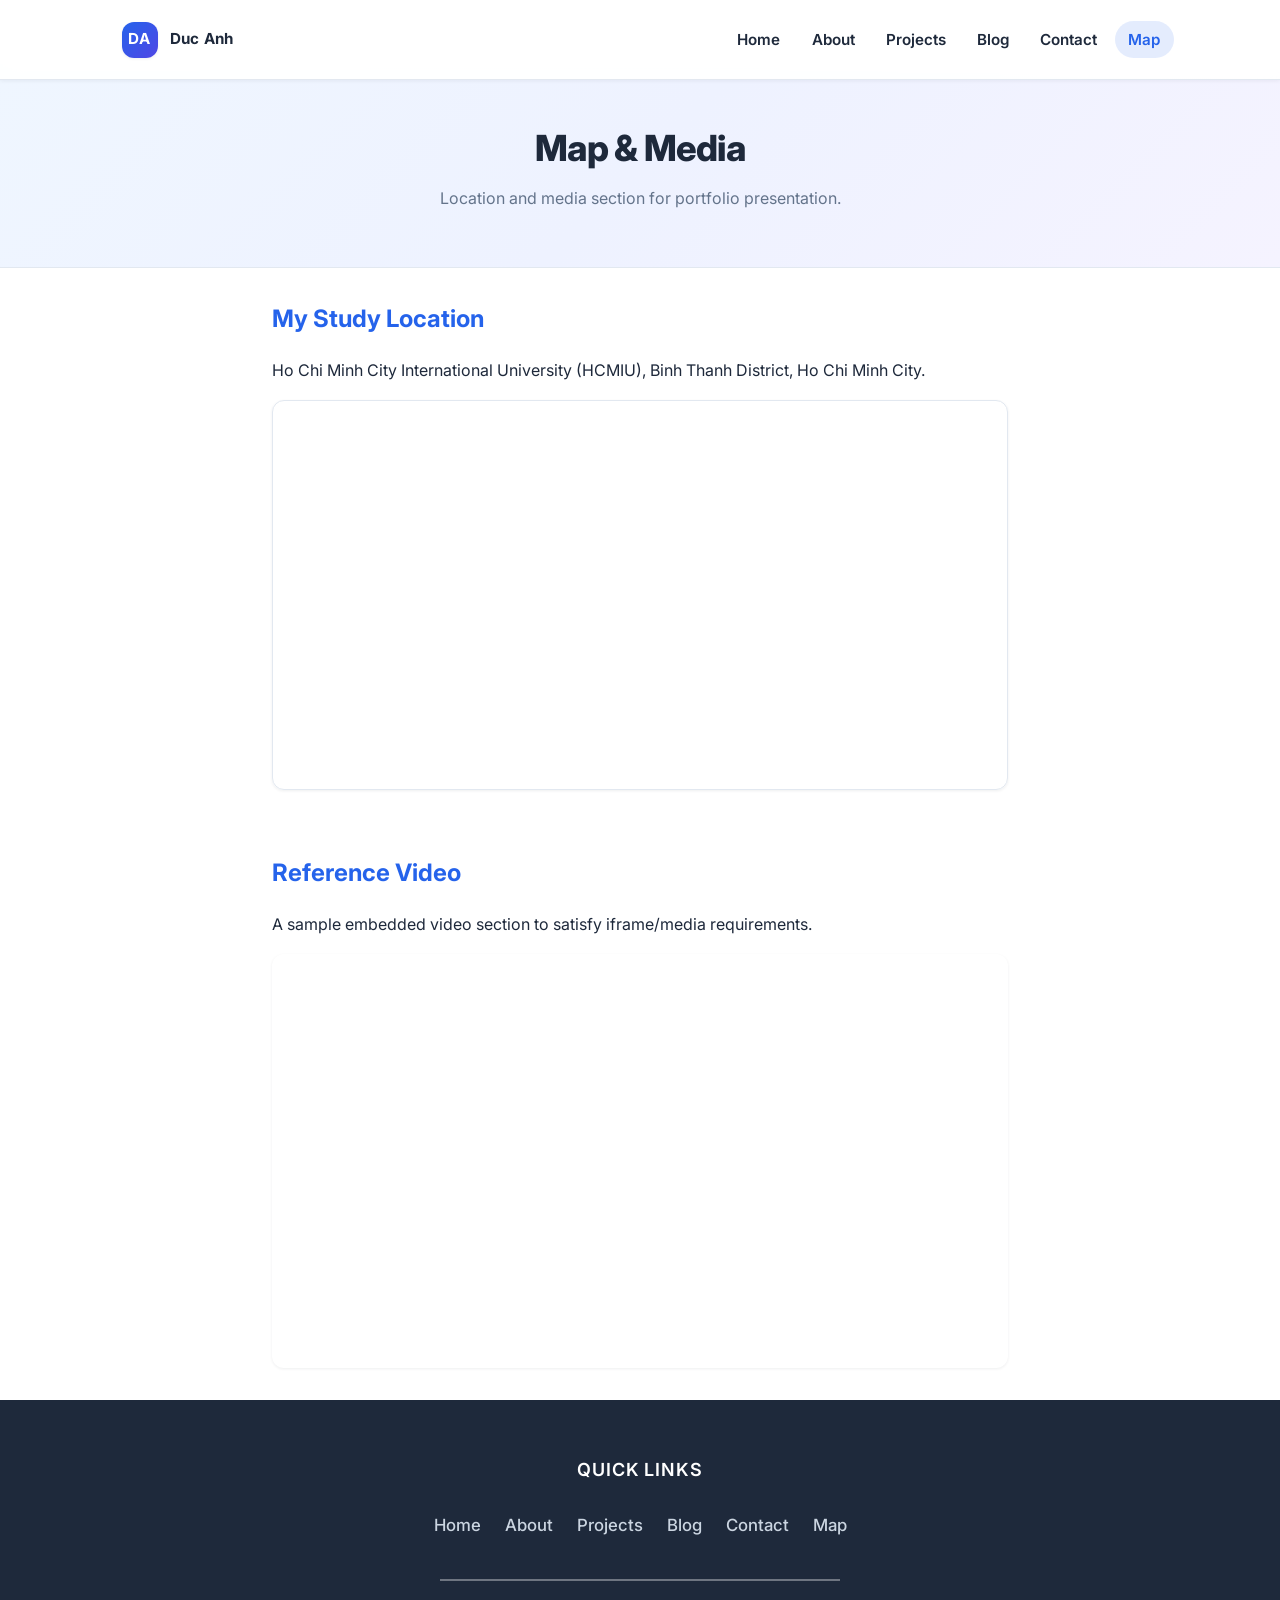
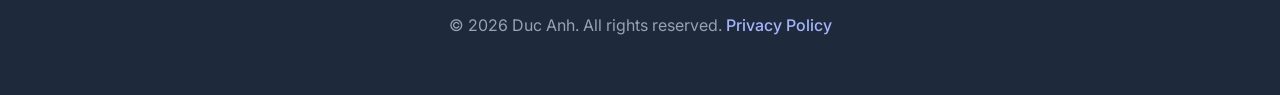
<file: map.html>
<!DOCTYPE html>
<html lang="en">
<head>
    <meta charset="UTF-8">
    <meta name="viewport" content="width=device-width, initial-scale=1.0">
    <meta name="description" content="Map and media page for Duc Anh portfolio - location and presentation video.">
    <title>Map & Media | Duc Anh</title>
    <link rel="stylesheet" href="css/style.css">
    <link rel="icon" type="image/png" href="assets/img/favicon.ico">
</head>
<body>
    <header class="site-header">
        <nav class="site-nav" aria-label="Main navigation">
            <a class="brand" href="index.html" aria-label="Go to homepage">
                <span class="brand-mark" aria-hidden="true">DA</span>
                <span class="brand-text">Duc Anh</span>
            </a>
            <button class="nav-toggle" type="button" aria-expanded="false" aria-controls="primary-nav">
                <span class="nav-toggle-label">Menu</span>
            </button>
            <ul id="primary-nav" class="nav-links"></ul>
            <noscript>
                <ul class="nav-links is-open">
                    <li><a href="index.html">Home</a></li>
                    <li><a href="about.html">About</a></li>
                    <li><a href="projects.html">Projects</a></li>
                    <li><a href="blog.html">Blog</a></li>
                    <li><a href="contact.html">Contact</a></li>
                    <li><a href="map.html" aria-current="page">Map</a></li>
                </ul>
            </noscript>
        </nav>
    </header>

    <main>
        <section class="page-header" aria-labelledby="map-heading">
            <h1 id="map-heading">Map & Media</h1>
            <p>Location and media section for portfolio presentation.</p>
        </section>

        <section class="content-section" aria-labelledby="location-heading">
            <h2 id="location-heading">My Study Location</h2>
            <p>Ho Chi Minh City International University (HCMIU), Binh Thanh District, Ho Chi Minh City.</p>
            <div style="border:1px solid var(--color-border); border-radius:12px; overflow:hidden; box-shadow:var(--shadow-sm);">
                <iframe
                    title="HCMIU map location"
                    src="https://www.google.com/maps?q=Ho%20Chi%20Minh%20City%20International%20University&output=embed"
                    width="100%"
                    height="380"
                    style="border:0;"
                    loading="lazy"
                    referrerpolicy="no-referrer-when-downgrade"
                    allowfullscreen>
                </iframe>
            </div>
        </section>

        <section class="content-section" aria-labelledby="media-heading">
            <h2 id="media-heading">Reference Video</h2>
            <p>A sample embedded video section to satisfy iframe/media requirements.</p>
            <div style="position:relative; width:100%; padding-top:56.25%; border-radius:12px; overflow:hidden; box-shadow:var(--shadow-sm);">
                <iframe
                    title="Data science introduction video"
                    src="https://www.youtube.com/embed/ua-CiDNNj30"
                    style="position:absolute; top:0; left:0; width:100%; height:100%; border:0;"
                    loading="lazy"
                    allow="accelerometer; autoplay; clipboard-write; encrypted-media; gyroscope; picture-in-picture; web-share"
                    allowfullscreen>
                </iframe>
            </div>
        </section>
    </main>

    <footer>
        <p class="footer-title">Quick Links</p>
        <div class="footer-links">
            <a href="index.html">Home</a>
            <a href="about.html">About</a>
            <a href="projects.html">Projects</a>
            <a href="blog.html">Blog</a>
            <a href="contact.html">Contact</a>
            <a href="map.html" aria-current="page">Map</a>
        </div>
        <hr class="footer-divider">
        <p class="footer-copy">&copy; 2026 Duc Anh. All rights reserved. <a href="policy.html">Privacy Policy</a></p>
    </footer>
    <script src="js/main.js"></script>
</body>
</html>
</file>
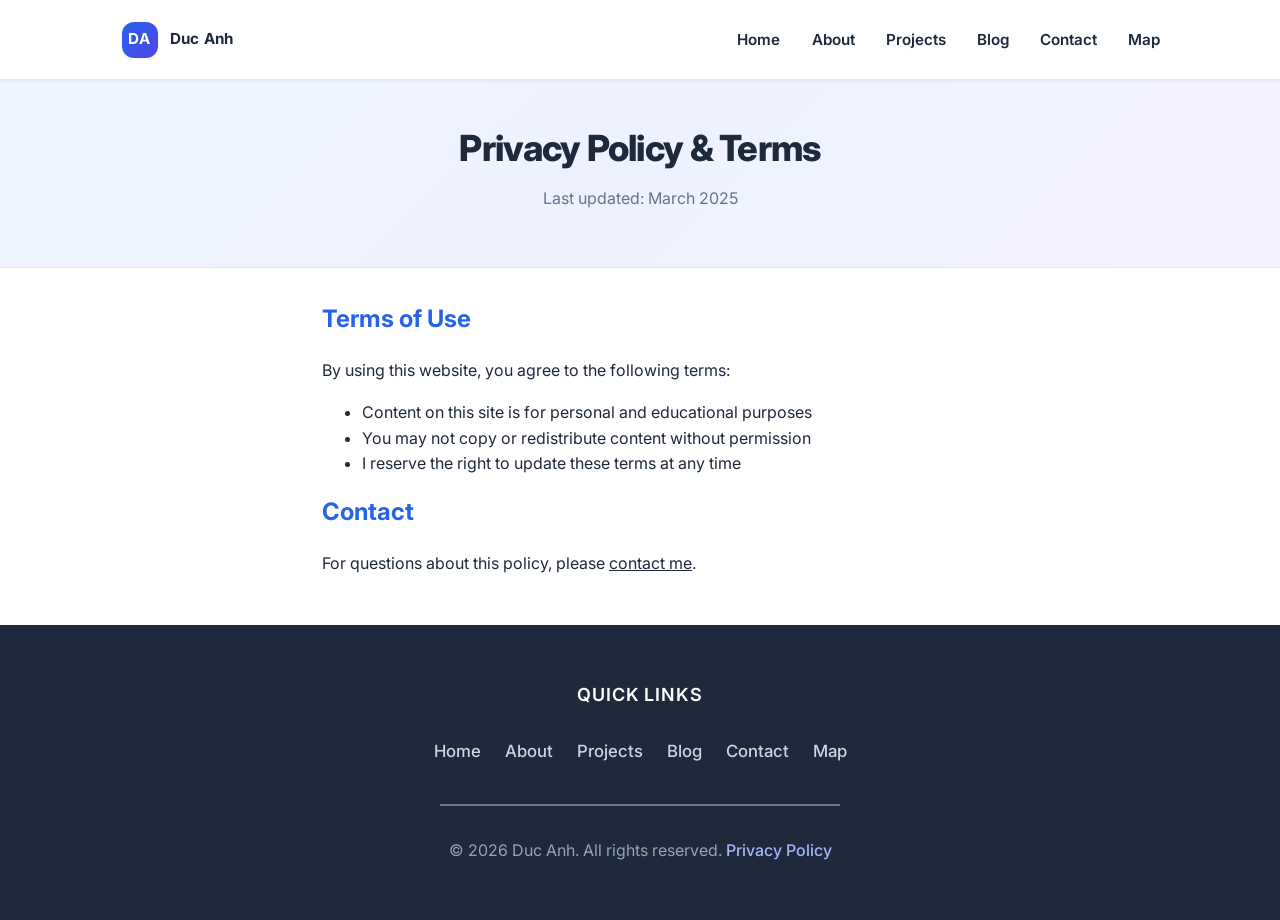
<file: policy.html>
<!DOCTYPE html>
<html lang="en">
<head>
    <meta charset="UTF-8">
    <meta name="viewport" content="width=device-width, initial-scale=1.0">
    <meta name="description" content="Privacy Policy and Terms of Use for Duc Anh's personal website">
    <title>Privacy Policy | Duc Anh</title>
    <link rel="stylesheet" href="css/style.css">
    <link rel="icon" type="image/png" href="assets/img/favicon.ico">
</head>
<body>
    <header class="site-header">
        <nav class="site-nav" aria-label="Main navigation">
            <a class="brand" href="index.html" aria-label="Go to homepage">
                <span class="brand-mark" aria-hidden="true">DA</span>
                <span class="brand-text">Duc Anh</span>
            </a>
            <button class="nav-toggle" type="button" aria-expanded="false" aria-controls="primary-nav">
                <span class="nav-toggle-label">Menu</span>
            </button>
            <ul id="primary-nav" class="nav-links"></ul>
            <noscript>
                <ul class="nav-links is-open">
                    <li><a href="index.html">Home</a></li>
                    <li><a href="about.html">About</a></li>
                    <li><a href="projects.html">Projects</a></li>
                    <li><a href="blog.html">Blog</a></li>
                    <li><a href="contact.html">Contact</a></li>
                    <li><a href="map.html">Map</a></li>
                </ul>
            </noscript>
        </nav>
    </header>
    <main>
        <section class="page-header">
            <h1>Privacy Policy & Terms</h1>
            <p>Last updated: March 2025</p>
        </section>

        <article class="policy-content">
            <section>
                <h2>Terms of Use</h2>
                <p>By using this website, you agree to the following terms:</p>
                <ul>
                    <li>Content on this site is for personal and educational purposes</li>
                    <li>You may not copy or redistribute content without permission</li>
                    <li>I reserve the right to update these terms at any time</li>
                </ul>
            </section>

            <section>
                <h2>Contact</h2>
                <p>
                    For questions about this policy, please
                    <a href="contact.html">contact me</a>.
                </p>
            </section>
        </article>
    </main>
    <footer>
        <p class="footer-title">Quick Links</p>
        <div class="footer-links">
            <a href="index.html">Home</a>
            <a href="about.html">About</a>
            <a href="projects.html">Projects</a>
            <a href="blog.html">Blog</a>
            <a href="contact.html">Contact</a>
            <a href="map.html">Map</a>
        </div>
        <hr class="footer-divider">
        <p class="footer-copy">&copy; 2026 Duc Anh. All rights reserved. <a href="policy.html">Privacy Policy</a></p>
    </footer>
    <script src="js/main.js"></script>
</body>
</html>
</file>
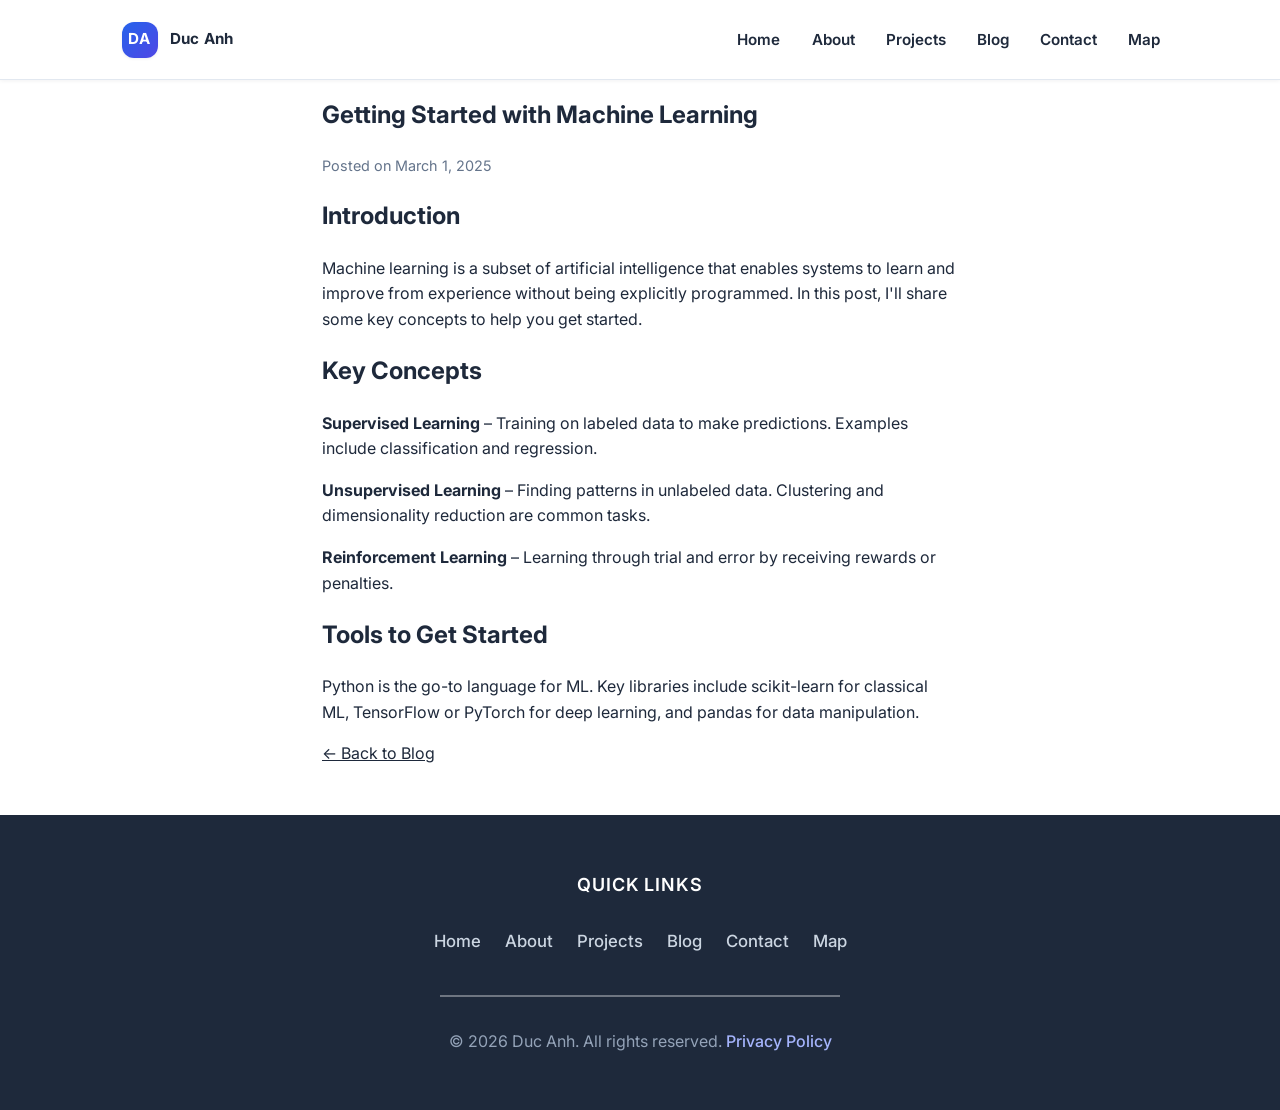
<file: post-1.html>
<!DOCTYPE html>
<html lang="en">
<head>
    <meta charset="UTF-8">
    <meta name="viewport" content="width=device-width, initial-scale=1.0">
    <meta name="description" content="Getting Started with Machine Learning - A beginner's guide by Duc Anh">
    <title>Getting Started with Machine Learning | Duc Anh</title>
    <link rel="stylesheet" href="css/style.css">
    <link rel="icon" type="image/png" href="assets/img/favicon.ico">
</head>
<body>
    <header class="site-header">
        <nav class="site-nav" aria-label="Main navigation">
            <a class="brand" href="index.html" aria-label="Go to homepage">
                <span class="brand-mark" aria-hidden="true">DA</span>
                <span class="brand-text">Duc Anh</span>
            </a>
            <button class="nav-toggle" type="button" aria-expanded="false" aria-controls="primary-nav">
                <span class="nav-toggle-label">Menu</span>
            </button>
            <ul id="primary-nav" class="nav-links"></ul>
            <noscript>
                <ul class="nav-links is-open">
                    <li><a href="index.html">Home</a></li>
                    <li><a href="about.html">About</a></li>
                    <li><a href="projects.html">Projects</a></li>
                    <li><a href="blog.html" aria-current="page">Blog</a></li>
                    <li><a href="contact.html">Contact</a></li>
                    <li><a href="map.html">Map</a></li>
                </ul>
            </noscript>
        </nav>
    </header>
    <main>
        <article class="blog-post">
            <header>
                <h1>Getting Started with Machine Learning</h1>
                <p class="post-meta">Posted on March 1, 2025</p>
            </header>
            <section aria-labelledby="intro-heading">
                <h2 id="intro-heading">Introduction</h2>
                <p>Machine learning is a subset of artificial intelligence that enables systems to learn and improve from experience without being explicitly programmed. In this post, I'll share some key concepts to help you get started.</p>
            </section>
            <section aria-labelledby="concepts-heading">
                <h2 id="concepts-heading">Key Concepts</h2>
                <p><strong>Supervised Learning</strong> – Training on labeled data to make predictions. Examples include classification and regression.</p>
                <p><strong>Unsupervised Learning</strong> – Finding patterns in unlabeled data. Clustering and dimensionality reduction are common tasks.</p>
                <p><strong>Reinforcement Learning</strong> – Learning through trial and error by receiving rewards or penalties.</p>
            </section>
            <section aria-labelledby="tools-heading">
                <h2 id="tools-heading">Tools to Get Started</h2>
                <p>Python is the go-to language for ML. Key libraries include scikit-learn for classical ML, TensorFlow or PyTorch for deep learning, and pandas for data manipulation.</p>
            </section>
            <p><a href="blog.html">&larr; Back to Blog</a></p>
        </article>
    </main>
    <footer>
        <p class="footer-title">Quick Links</p>
        <div class="footer-links">
            <a href="index.html">Home</a>
            <a href="about.html">About</a>
            <a href="projects.html">Projects</a>
            <a href="blog.html">Blog</a>
            <a href="contact.html">Contact</a>
            <a href="map.html">Map</a>
        </div>
        <hr class="footer-divider">
        <p class="footer-copy">&copy; 2026 Duc Anh. All rights reserved. <a href="policy.html">Privacy Policy</a></p>
    </footer>
    <script src="js/main.js"></script>
</body>
</html>
</file>
<file: css/style.css>
@import url('https://fonts.googleapis.com/css2?family=Inter:wght@400;500;600;700;800&display=swap');

/* ==========================================================================
   Duc Anh Portfolio - Refactored Styles
   Structure: Variables | Base | Layout | Components | Responsive
   ========================================================================== */

/* --------------------------------------------------------------------------
   1. CSS Variables
   -------------------------------------------------------------------------- */
:root {
  /* Clean, readable light theme */
  --color-primary: #2563eb;       /* strong blue */
  --color-accent: #4f46e5;        /* indigo */
  --color-accent-dark: #3730a3;
  --color-accent-light: #a5b4fc;

  --color-text: #1e293b;          /* slate-800 */
  --color-text-muted: #64748b;    /* slate-500 */
  --color-text-light: #94a3b8;    /* slate-400 */

  --color-bg: #ffffff;            /* pure white */
  --color-bg-muted: #f1f5f9;      /* slate-100 */
  --color-bg-soft: #eef2ff;       /* indigo-50 */
  --color-bg-border: #e2e8f0;     /* slate-200 */
  --color-border: #e2e8f0;
  --color-footer-bg: #1e293b;     /* slate-800 */
  --color-footer-text: #cbd5e1;   /* slate-300 */

  --font-size-base: 16px;
  --font-size-sm: 0.9rem;
  --font-size-xs: 0.8rem;
  --radius-sm: 0.25rem;
  --radius-md: 0.5rem;
  --radius-lg: 1rem;
  --shadow-sm: 0 1px 3px rgba(15, 23, 42, 0.07);
  --shadow-md: 0 4px 16px rgba(15, 23, 42, 0.09);
  --shadow-accent: 0 1px 3px rgba(79, 70, 229, 0.25);

  --gradient-hero: linear-gradient(135deg, #eff6ff 0%, #eef2ff 50%, #f5f3ff 100%);
}

/* --------------------------------------------------------------------------
   2. Base
   -------------------------------------------------------------------------- */
*,
*::before,
*::after {
  box-sizing: border-box;
}

html {
  color-scheme: light;
  scroll-behavior: smooth;
}

body {
  font-family: 'Inter', system-ui, -apple-system, sans-serif;
  font-size: var(--font-size-base);
  color: var(--color-text);
  line-height: 1.6;
  margin: 0;
  padding-top: 4rem;
  min-height: 100vh;
  display: flex;
  flex-direction: column;
  background: var(--color-bg);
}

main {
  flex: 1;
}

img {
  max-width: 100%;
  height: auto;
}

a {
  color: inherit;
}

:focus-visible {
  outline: 3px solid rgba(37, 99, 235, 0.55);
  outline-offset: 2px;
}

.sr-only {
  position: absolute;
  width: 1px;
  height: 1px;
  padding: 0;
  margin: -1px;
  overflow: hidden;
  clip: rect(0, 0, 0, 0);
  white-space: nowrap;
  border: 0;
}

.skip-link {
  position: absolute;
  left: 0.75rem;
  top: 0.75rem;
  z-index: 9999;
  transform: translateY(-200%);
  background: #fff;
  color: var(--color-text);
  border: 2px solid var(--color-border);
  border-radius: var(--radius-md);
  padding: 0.6rem 0.85rem;
  text-decoration: none;
  box-shadow: var(--shadow-sm);
}

.skip-link:focus {
  transform: translateY(0);
}

/* --------------------------------------------------------------------------
   3. Layout - Header & Navigation
   -------------------------------------------------------------------------- */
/* Legacy header styling (kept for other pages if needed) */
body > header:not(.site-header) {
  position: sticky;
  top: 0;
  z-index: 1000;
  background: #ffffff;
  border-bottom: 1px solid var(--color-border);
  padding: 0.85rem 2rem;
  box-shadow: var(--shadow-sm);
}

nav ul {
  list-style: none;
  margin: 0;
  padding: 0;
  display: flex;
  flex-wrap: wrap;
  gap: 1rem;
  justify-content: center;
}

nav a {
  color: var(--color-text);
  text-decoration: none;
  padding: 0.5rem 1rem;
  font-weight: 600;
  font-size: 0.95rem;
}

nav a:hover,
nav a:focus {
  color: var(--color-primary);
  text-decoration: underline;
}

/* New header/nav used by `index.html` */
.site-header {
  position: fixed;
  top: 0;
  left: 0;
  width: 100%;
  z-index: 1000;
  background: rgba(255, 255, 255, 0.92);
  backdrop-filter: blur(12px);
  -webkit-backdrop-filter: blur(12px);
  border-bottom: 1px solid var(--color-border);
  box-shadow: 0 1px 4px rgba(15, 23, 42, 0.06);
  transition: box-shadow 0.2s ease;
}

.site-nav {
  max-width: 1100px;
  margin: 0 auto;
  padding: 0.85rem 1rem;
  display: flex;
  align-items: center;
  justify-content: space-between;
  gap: 1rem;
}

.brand {
  display: inline-flex;
  align-items: center;
  gap: 0.75rem;
  text-decoration: none;
  color: var(--color-text);
  font-weight: 700;
}

.brand-mark {
  width: 2.25rem;
  height: 2.25rem;
  border-radius: 0.75rem;
  display: inline-flex;
  align-items: center;
  justify-content: center;
  background: linear-gradient(135deg, var(--color-primary), var(--color-accent));
  color: #fff;
  letter-spacing: 0.08em;
  box-shadow: var(--shadow-sm);
}

.brand-text {
  letter-spacing: 0.01em;
}

.nav-toggle {
  display: none;
  appearance: none;
  border: 1px solid var(--color-border);
  background: #fff;
  color: var(--color-text);
  border-radius: var(--radius-md);
  padding: 0.55rem 0.75rem;
  font-weight: 600;
  cursor: pointer;
  box-shadow: var(--shadow-sm);
}

.nav-links {
  list-style: none;
  margin: 0;
  padding: 0;
  display: flex;
  gap: 0.25rem;
  align-items: center;
}

.nav-links a {
  text-decoration: none;
  color: var(--color-text);
  padding: 0.55rem 0.85rem;
  border-radius: 999px;
  font-weight: 600;
  font-size: 0.95rem;
}

.nav-links a:hover,
.nav-links a:focus-visible {
  background: var(--color-bg-border);
}

.nav-links a[aria-current="page"] {
  background: rgba(37, 99, 235, 0.12);
  color: var(--color-primary);
}

/* --------------------------------------------------------------------------
   4. Layout - Footer
   -------------------------------------------------------------------------- */
footer {
  margin-top: auto;
  padding: 3.5rem 2rem;
  background: var(--color-footer-bg);
  color: var(--color-footer-text);
  text-align: center;
}

.footer-title {
  font-size: 1.125rem;
  font-weight: 600;
  color: white;
  margin: 0 0 1.25rem;
  letter-spacing: 0.05em;
  text-transform: uppercase;
}

.footer-links {
  list-style: none;
  margin: 0 0 2rem;
  padding: 0;
  display: flex;
  flex-wrap: wrap;
  gap: 1.5rem;
  justify-content: center;
}

.footer-links a {
  color: var(--color-footer-text);
  text-decoration: none;
  font-size: 1.05rem;
  padding: 0.5rem 0;
  font-weight: 500;
}

.footer-links a:hover,
.footer-links a:focus {
  color: white;
  text-decoration: underline;
  outline: 2px solid var(--color-footer);
}

.footer-divider,
hr.footer-divider {
  border: none;
  width: 80%;
  max-width: 400px;
  height: 2px;
  background: rgba(229, 231, 235, 0.4);
  margin: 0 auto 2rem;
}

.footer-copy {
  font-size: 1rem;
  margin: 0;
  color: var(--color-text-light);
  line-height: 1.6;
}

.footer-copy a {
  color: var(--color-accent-light);
  text-decoration: none;
  font-weight: 500;
}

.footer-copy a:hover,
.footer-copy a:focus {
  text-decoration: underline;
  outline: 2px solid var(--color-accent-light);
}

/* --------------------------------------------------------------------------
   5. Components - Home Page
   -------------------------------------------------------------------------- */
.hero {
  padding: 4.5rem 1rem 3.5rem;
  background: var(--gradient-hero);
  color: var(--color-text);
  border-bottom: 1px solid var(--color-border);
}

.hero-content {
  max-width: 1100px;
  margin: 0 auto;
  padding: 0 0.5rem;
  text-align: left;
}

.hero-eyebrow {
  margin: 0 0 0.75rem;
  font-size: 0.95rem;
  color: var(--color-text-muted);
  letter-spacing: 0.08em;
  text-transform: uppercase;
}

.hero h1 {
  font-size: clamp(2rem, 4vw, 3rem);
  line-height: 1.12;
  margin: 0 0 0.75rem;
}

.hero-name {
  background: linear-gradient(135deg, #a78bfa, #60a5fa);
  -webkit-background-clip: text;
  background-clip: text;
  color: transparent;
}

.hero-subtitle {
  margin: 0 0 1.25rem;
  max-width: 65ch;
  color: var(--color-text-muted);
  font-size: 1.05rem;
}

.cta-button {
  display: inline-block;
  padding: 0.75rem 1.5rem;
  background: var(--color-primary);
  color: #ffffff;
  text-decoration: none;
  border-radius: var(--radius-md);
  font-weight: 700;
  box-shadow: 0 2px 8px rgba(37, 99, 235, 0.25);
  transition: background 0.15s ease, transform 0.15s ease;
}

.cta-button:hover,
.cta-button:focus {
  background: #1d4ed8;
  transform: translateY(-1px);
}

.cta-secondary {
  background: #ffffff;
  color: var(--color-primary);
  border: 1.5px solid var(--color-primary);
  box-shadow: none;
}

.cta-secondary:hover,
.cta-secondary:focus {
  background: var(--color-bg-soft);
}

.hero-actions {
  display: flex;
  flex-wrap: wrap;
  gap: 0.75rem;
  align-items: center;
  margin-top: 1rem;
}

.hero-highlights {
  list-style: none;
  padding: 0;
  margin: 1.75rem 0 0;
  display: grid;
  grid-template-columns: repeat(3, minmax(0, 1fr));
  gap: 0.75rem;
  max-width: 980px;
}

.hero-highlights li {
  border: 1px solid rgba(148, 163, 184, 0.35);
  border-radius: var(--radius-lg);
  padding: 0.85rem 1rem;
  background: rgba(255, 255, 255, 0.9);
  color: var(--color-text);
}

.hero-highlights strong {
  color: var(--color-primary);
}

/* Shared section layout for home */
.section-header {
  max-width: 1100px;
  margin: 0 auto 1.25rem;
  padding: 0 1rem;
}

.section-header h2 {
  margin: 0 0 0.35rem;
  font-size: 1.8rem;
  letter-spacing: -0.02em;
}

.section-subtitle {
  margin: 0;
  color: var(--color-text-muted);
  max-width: 70ch;
}

.about-preview,
.skills,
.experience,
.education,
.blog-preview {
  padding: 3.25rem 0;
  background: var(--color-bg);
}

.skills,
.education {
  background: var(--color-bg-muted);
}

.about-grid {
  max-width: 1100px;
  margin: 1.25rem auto 0;
  padding: 0 1rem;
  display: grid;
  grid-template-columns: repeat(3, minmax(0, 1fr));
  gap: 1rem;
}

.about-card {
  border: 1px solid var(--color-border);
  border-radius: var(--radius-lg);
  background: #fff;
  padding: 1.25rem;
  box-shadow: var(--shadow-sm);
}

.about-card h3 {
  margin: 0 0 0.5rem;
  font-size: 1.1rem;
}

.link-list {
  margin: 0.25rem 0 0;
  padding-left: 1.1rem;
  color: var(--color-text-muted);
}

.link-list a {
  color: var(--color-primary);
  text-decoration: none;
  font-weight: 600;
}

.link-list a:hover,
.link-list a:focus-visible {
  text-decoration: underline;
}

.section-actions {
  max-width: 1100px;
  margin: 1.5rem auto 0;
  padding: 0 1rem;
}

.skills-grid {
  max-width: 1100px;
  margin: 1.25rem auto 0;
  padding: 0 1rem;
  display: grid;
  grid-template-columns: repeat(3, minmax(0, 1fr));
  gap: 1rem;
}

.skill-group {
  border: 1px solid var(--color-border);
  border-radius: var(--radius-lg);
  background: #fff;
  padding: 1.25rem;
  box-shadow: var(--shadow-sm);
}

.skill-group h3 {
  margin: 0 0 0.75rem;
  font-size: 1.05rem;
}

.chip-list {
  list-style: none;
  padding: 0;
  margin: 0;
  display: flex;
  flex-wrap: wrap;
  gap: 0.5rem;
}

.chip-list li {
  padding: 0.4rem 0.65rem;
  border-radius: 999px;
  border: 1px solid var(--color-border);
  background: var(--color-bg-soft);
  font-size: 0.9rem;
  font-weight: 600;
  color: var(--color-text);
}

.quick-links ul {
  list-style: none;
  padding: 0;
  display: flex;
  flex-wrap: wrap;
  gap: 1rem;
  justify-content: center;
}

.quick-links a {
  padding: 0.5rem 1rem;
  background: var(--color-primary);
  color: white;
  text-decoration: none;
  border-radius: var(--radius-sm);
}

.quick-links a:hover,
.quick-links a:focus {
  opacity: 0.9;
  outline: 2px solid var(--color-primary);
}

/* --------------------------------------------------------------------------
   6. Components - Page Header (shared)
   -------------------------------------------------------------------------- */
.page-header {
  text-align: center;
  padding: 3.5rem 2rem;
  background: var(--gradient-hero);
  border-bottom: 1px solid var(--color-border);
}

.page-header h1 {
  margin: 0 0 0.5rem;
  font-size: 2.25rem;
  color: var(--color-text);
  font-weight: 800;
  letter-spacing: -0.02em;
}

.page-header p {
  margin: 0;
  color: var(--color-text-muted);
  max-width: 60ch;
  margin-inline: auto;
}

.content-section {
  max-width: 800px;
  margin: 0 auto;
  padding: 2rem;
}

.content-section h2 {
  color: var(--color-primary);
  margin-top: 0;
}

/* --------------------------------------------------------------------------
   7. Components - Portfolio & Projects
   -------------------------------------------------------------------------- */
.projects-grid {
  display: grid;
  grid-template-columns: repeat(auto-fit, minmax(280px, 1fr));
  gap: 1.5rem;
  max-width: 1000px;
  margin: 0 auto;
  padding: 2rem;
}

.project-card {
  border: 1px solid var(--color-border);
  border-radius: var(--radius-md);
  padding: 1.5rem;
  background: white;
  box-shadow: var(--shadow-md);
}

.project-card h2,
.project-card h3 {
  margin: 0;
  font-size: 1.15rem;
  letter-spacing: -0.01em;
}

.project-card a {
  color: var(--color-primary);
  text-decoration: none;
}

.project-card a:hover,
.project-card a:focus {
  text-decoration: underline;
  outline: 2px solid var(--color-primary);
}

/* Portfolio section */
.portfolio-section,
.portfolio-preview {
  text-align: center;
  padding: 3rem 2rem 4rem;
}

.portfolio-section h1,
.portfolio-preview h2 {
  font-size: 2.25rem;
  color: var(--color-text);
  margin: 0 0 0.75rem;
}

.portfolio-subtitle {
  max-width: 600px;
  margin: 0 auto 2.5rem;
  color: var(--color-text-muted);
  font-size: 1rem;
  line-height: 1.6;
}

.portfolio-grid {
  grid-template-columns: repeat(3, 1fr);
  max-width: 1100px;
}

.portfolio-card {
  padding: 0;
  overflow: hidden;
  box-shadow: var(--shadow-md);
  transition: transform 0.15s ease, box-shadow 0.15s ease;
}

.portfolio-card:hover {
  transform: translateY(-2px);
  box-shadow: 0 12px 30px rgba(0, 0, 0, 0.12);
}

.portfolio-card figure {
  margin: 0;
  overflow: hidden;
  border-radius: var(--radius-md) var(--radius-md) 0 0;
}

.portfolio-card figure img {
  transform: scale(1.01);
  transition: transform 0.2s ease;
}

.portfolio-card:hover figure img {
  transform: scale(1.04);
}

.portfolio-card > :not(figure) {
  padding-left: 1.25rem;
  padding-right: 1.25rem;
}

.portfolio-card img {
  display: block;
  width: 100%;
  height: auto;
  aspect-ratio: 400 / 250;
  object-fit: cover;
}

.portfolio-card .project-category {
  display: block;
  margin: 1rem 0 0.25rem;
  font-size: 0.75rem;
  font-weight: 600;
  letter-spacing: 0.05em;
  color: var(--color-text-muted);
  text-transform: uppercase;
}

.portfolio-card h2,
.portfolio-card h3 {
  margin: 0 0 0.5rem;
  font-size: 1.15rem;
  font-weight: 800;
  color: var(--color-text);
}

.portfolio-card p {
  margin: 0 0 1rem;
  font-size: var(--font-size-sm);
  color: var(--color-text-muted);
  line-height: 1.5;
}

.case-study-btn {
  display: inline-block;
  margin: 0 0 1.25rem;
  padding: 0.5rem 1rem;
  background: var(--color-accent-light);
  color: white;
  text-decoration: none;
  border-radius: var(--radius-md);
  font-size: var(--font-size-sm);
  font-weight: 500;
  box-shadow: var(--shadow-accent);
}

.case-study-btn:hover,
.case-study-btn:focus {
  background: var(--color-accent);
  outline: 2px solid var(--color-accent);
}

.more-projects-wrap {
  margin-top: 2.5rem;
  text-align: center;
}

.more-projects-btn {
  display: inline-block;
  padding: 0.75rem 2rem;
  background: var(--color-accent);
  color: white;
  text-decoration: none;
  border-radius: var(--radius-md);
  font-weight: 600;
  box-shadow: 0 4px 6px -1px rgba(124, 58, 237, 0.3);
}

.more-projects-btn:hover,
.more-projects-btn:focus {
  background: var(--color-accent-dark);
  outline: 2px solid var(--color-accent);
}

/* --------------------------------------------------------------------------
   8. Components - Blog
   -------------------------------------------------------------------------- */
.blog-list {
  max-width: 800px;
  margin: 0 auto;
  padding: 2rem;
}

.blog-list .blog-preview {
  border-bottom: 1px solid var(--color-border);
  padding: 1.5rem 0;
}

.blog-list .blog-preview:last-child {
  border-bottom: none;
}

.post-meta {
  color: var(--color-text-muted);
  font-size: var(--font-size-sm);
  margin: 0.25rem 0 0.5rem;
}

.read-more {
  color: var(--color-primary);
  text-decoration: none;
}

.read-more:hover,
.read-more:focus {
  text-decoration: underline;
  outline: 2px solid var(--color-primary);
}

.blog-post {
  max-width: 700px;
  margin: 0 auto;
  padding: 2rem;
}

.blog-post h1 {
  margin-top: 0;
}

/* Home page: Latest posts grid, timeline, education, contact CTA */
.posts-grid {
  max-width: 1100px;
  margin: 1.25rem auto 0;
  padding: 0 1rem;
  display: grid;
  grid-template-columns: repeat(3, minmax(0, 1fr));
  gap: 1rem;
}

.post-card {
  border: 1px solid var(--color-border);
  border-radius: var(--radius-lg);
  background: #fff;
  padding: 1.25rem;
  box-shadow: var(--shadow-sm);
}

.post-card h3 {
  margin: 0 0 0.35rem;
  font-size: 1.1rem;
}

.post-card a {
  color: var(--color-text);
  text-decoration: none;
}

.post-card a:hover,
.post-card a:focus-visible {
  text-decoration: underline;
}

.timeline-meta {
  color: var(--color-text-muted);
  font-size: var(--font-size-sm);
  margin: 0.2rem 0 0.75rem;
}

.timeline {
  max-width: 1100px;
  margin: 1.25rem auto 0;
  padding: 0 1rem;
  display: grid;
  gap: 1rem;
}

.timeline-item {
  border: 1px solid var(--color-border);
  border-radius: var(--radius-lg);
  background: #fff;
  padding: 1.25rem;
  box-shadow: var(--shadow-sm);
}

.timeline-header h3 {
  margin: 0 0 0.25rem;
  font-size: 1.15rem;
}

.timeline-bullets {
  margin: 0.75rem 0 0;
  padding-left: 1.15rem;
  color: var(--color-text-muted);
}

.education-grid {
  max-width: 1100px;
  margin: 1.25rem auto 0;
  padding: 0 1rem;
  display: grid;
  grid-template-columns: 1.2fr 1fr;
  gap: 1rem;
}

.edu-card {
  border: 1px solid var(--color-border);
  border-radius: var(--radius-lg);
  background: #fff;
  padding: 1.25rem;
  box-shadow: var(--shadow-sm);
}

.edu-card h3 {
  margin: 0 0 0.35rem;
}

.contact-cta {
  padding: 3.25rem 1rem;
  background: linear-gradient(135deg, rgba(37, 99, 235, 0.12), rgba(124, 58, 237, 0.12));
  border-top: 1px solid var(--color-border);
  border-bottom: 1px solid var(--color-border);
  text-align: center;
}

.contact-cta h2 {
  margin: 0 0 0.5rem;
  font-size: 1.9rem;
  letter-spacing: -0.02em;
}

.contact-cta p {
  margin: 0 auto 1.25rem;
  max-width: 70ch;
  color: var(--color-text-muted);
}

.site-footer {
  background: var(--color-footer-bg);
}

/* --------------------------------------------------------------------------
   About Page Components
   -------------------------------------------------------------------------- */
.about-intro {
  padding-top: 2.5rem;
  padding-bottom: 2.5rem;
}

.about-intro-grid {
  display: grid;
  grid-template-columns: 200px 1fr;
  gap: 2.5rem;
  align-items: start;
}

.about-photo-wrap {
  text-align: center;
}

.about-photo-placeholder {
  width: 160px;
  height: 160px;
  border-radius: 50%;
  background: linear-gradient(135deg, var(--color-primary), var(--color-accent));
  display: flex;
  align-items: center;
  justify-content: center;
  margin: 0 auto 0.75rem;
  box-shadow: var(--shadow-md);
}

.about-photo-initials {
  font-size: 2.5rem;
  font-weight: 800;
  color: #fff;
  letter-spacing: 0.05em;
}

.about-photo-caption {
  font-size: var(--font-size-sm);
  color: var(--color-text-muted);
  margin: 0;
}

.about-intro-text h2 {
  margin-top: 0;
  font-size: 1.8rem;
  letter-spacing: -0.02em;
  color: var(--color-text);
}

.about-cta-links {
  display: flex;
  flex-wrap: wrap;
  gap: 0.75rem;
  margin-top: 1.25rem;
}

.about-cta-links .more-projects-btn {
  padding: 0.55rem 1.2rem;
  font-size: 0.9rem;
}

.about-skills-section,
.about-education-section,
.about-interests-section {
  padding-top: 0;
  padding-bottom: 2rem;
  border-top: 1px solid var(--color-border);
  margin-top: 1.5rem;
}

.about-skills-section h2,
.about-education-section h2,
.about-interests-section h2 {
  color: var(--color-text);
  font-size: 1.4rem;
  margin-bottom: 1.25rem;
}

.about-skills-grid {
  display: grid;
  grid-template-columns: repeat(4, 1fr);
  gap: 1rem;
}

.about-skill-block {
  background: var(--color-bg-muted);
  border: 1px solid var(--color-border);
  border-radius: var(--radius-lg);
  padding: 1rem;
}

.about-skill-block h3 {
  margin: 0 0 0.75rem;
  font-size: 0.95rem;
  color: var(--color-text-muted);
  text-transform: uppercase;
  letter-spacing: 0.07em;
}

.about-edu-card {
  display: flex;
  gap: 1.25rem;
  align-items: flex-start;
  border: 1px solid var(--color-border);
  border-radius: var(--radius-lg);
  background: var(--color-bg-muted);
  padding: 1.25rem;
  margin-bottom: 1rem;
}

.about-edu-icon {
  font-size: 1.75rem;
  line-height: 1;
  padding-top: 0.15rem;
}

.about-edu-card h3 {
  margin: 0 0 0.25rem;
}

.about-interests-list {
  list-style: none;
  padding: 0;
  margin: 0;
  display: grid;
  grid-template-columns: 1fr 1fr;
  gap: 1rem;
}

.about-interests-list li {
  display: flex;
  gap: 1rem;
  align-items: flex-start;
  background: var(--color-bg-muted);
  border: 1px solid var(--color-border);
  border-radius: var(--radius-lg);
  padding: 1.1rem;
}

.interest-icon {
  font-size: 1.5rem;
  line-height: 1;
  padding-top: 0.1rem;
}

.about-interests-list strong {
  display: block;
  margin-bottom: 0.25rem;
  color: var(--color-text);
}

.about-interests-list p {
  margin: 0;
  font-size: var(--font-size-sm);
  color: var(--color-text-muted);
}

/* --------------------------------------------------------------------------
   9. Components - Policy
   -------------------------------------------------------------------------- */
.policy-content {
  max-width: 700px;
  margin: 0 auto;
  padding: 2rem;
}

.policy-content h2 {
  color: var(--color-primary);
  margin-top: 2rem;
}

.policy-content h2:first-of-type {
  margin-top: 0;
}

/* --------------------------------------------------------------------------
   10. Components - Contact Page
   -------------------------------------------------------------------------- */
.contact-page {
  padding: 2rem;
  background: var(--color-bg-muted);
}

.contact-card {
  max-width: 1000px;
  margin: 0 auto;
  background: white;
  border-radius: var(--radius-lg);
  box-shadow: var(--shadow-md);
  overflow: hidden;
}

.contact-layout {
  display: grid;
  grid-template-columns: 1fr 1.2fr;
  gap: 0;
}

.contact-info {
  padding: 2.5rem;
  background: var(--color-bg-soft);
}

.contact-info h2 {
  font-size: 1.5rem;
  margin: 0 0 0.75rem;
  color: var(--color-text);
}

.contact-info > p,
.contact-form-wrap > p {
  color: var(--color-text-muted);
  font-size: 0.95rem;
  margin: 0 0 1.5rem;
  line-height: 1.6;
}

.contact-block {
  display: flex;
  align-items: flex-start;
  gap: 1rem;
  padding: 1rem;
  background: var(--color-bg-border);
  border-radius: var(--radius-md);
  margin-bottom: 1rem;
  box-shadow: 0 1px 2px rgba(0, 0, 0, 0.05);
}

.contact-block:last-of-type {
  margin-bottom: 2rem;
}

.contact-icon {
  width: 2.5rem;
  height: 2.5rem;
  min-width: 2.5rem;
  background: var(--color-accent);
  border-radius: var(--radius-md);
  display: flex;
  align-items: center;
  justify-content: center;
  color: white;
  font-size: 1rem;
}

.contact-block span {
  display: block;
  font-size: var(--font-size-xs);
  color: var(--color-text-muted);
  margin-bottom: 0.25rem;
}

.contact-block strong {
  color: var(--color-text);
}

.contact-social {
  display: flex;
  gap: 0.5rem;
  flex-wrap: wrap;
}

.contact-social a {
  width: 2.5rem;
  height: 2.5rem;
  border-radius: 50%;
  background: var(--color-border);
  color: var(--color-text);
  display: flex;
  align-items: center;
  justify-content: center;
  text-decoration: none;
  font-size: var(--font-size-sm);
  font-weight: 600;
}

.contact-social a:first-child {
  background: var(--color-accent);
  color: white;
}

.contact-social a:hover,
.contact-social a:focus {
  background: var(--color-accent);
  color: white;
  outline: 2px solid var(--color-accent);
}

.contact-form-wrap {
  padding: 2.5rem;
}

/* Contact form - shared form styles */
.contact-form .form-row {
  display: grid;
  grid-template-columns: 1fr 1fr;
  gap: 1.5rem;
}

.contact-form .form-row.single,
.contact-form .form-row.form-row-single {
  grid-template-columns: 1fr;
}

.contact-form .form-row-half {
  grid-template-columns: 1fr 1fr;
}

.contact-form .form-group,
.contact-form .form-field {
  margin-bottom: 1.5rem;
}

.contact-form .form-group label,
.contact-form .form-field label {
  display: block;
  font-size: var(--font-size-sm);
  color: var(--color-text-muted);
  margin-bottom: 0.5rem;
}

.contact-form .form-group input,
.contact-form .form-group select,
.contact-form .form-group textarea,
.contact-form .form-field input,
.contact-form .form-field textarea {
  width: 100%;
  padding: 0.5rem 0;
  font-size: 1rem;
  border: none;
  border-bottom: 2px solid var(--color-border);
  background: transparent;
  transition: border-color 0.2s;
}

.contact-form .form-group input:focus,
.contact-form .form-group select:focus,
.contact-form .form-group textarea:focus,
.contact-form .form-field input:focus,
.contact-form .form-field textarea:focus {
  outline: none;
  border-bottom-color: var(--color-accent);
}

.contact-form .form-group textarea,
.contact-form .form-field textarea {
  min-height: 100px;
  resize: vertical;
}

.contact-form .form-field.form-inline,
.contact-form .form-group.form-inline {
  display: flex;
  gap: 1rem;
  flex-wrap: wrap;
  margin-bottom: 1rem;
}

.contact-form .form-inline label {
  display: inline-flex;
  align-items: center;
  gap: 0.5rem;
  margin-bottom: 0;
}

.contact-form .form-extra {
  margin-top: 2rem;
  padding-top: 1.5rem;
  border-top: 1px solid var(--color-border);
}

.contact-form .form-extra .form-row {
  margin-bottom: 1rem;
}

.contact-form .form-actions {
  margin-top: 1.5rem;
  display: flex;
  gap: 1rem;
}

.contact-form .btn-submit,
.contact-form .submit-btn {
  display: inline-flex;
  align-items: center;
  gap: 0.5rem;
  padding: 0.75rem 1.5rem;
  background: var(--color-accent);
  color: white;
  border: none;
  border-radius: var(--radius-md);
  font-size: 1rem;
  font-weight: 600;
  cursor: pointer;
}

.contact-form .btn-submit:hover,
.contact-form .btn-submit:focus,
.contact-form .submit-btn:hover,
.contact-form .submit-btn:focus {
  background: var(--color-accent-dark);
  outline: 2px solid var(--color-accent);
}

.contact-form .btn-arrow {
  font-size: 0.75rem;
}

.contact-form button[type="reset"] {
  padding: 0.75rem 1.5rem;
  background: var(--color-border);
  border: none;
  border-radius: var(--radius-md);
  cursor: pointer;
}

/* --------------------------------------------------------------------------
   11. Responsive
   -------------------------------------------------------------------------- */
@media (max-width: 768px) {
  nav ul {
    flex-direction: column;
    align-items: center;
  }

  .site-nav {
    position: relative;
    padding: 0.75rem 1rem;
  }

  .nav-toggle {
    display: inline-flex;
    align-items: center;
    justify-content: center;
  }

  .nav-links {
    display: none;
    position: absolute;
    top: calc(100% + 1px);
    left: 0;
    right: 0;
    background: rgba(255, 255, 255, 0.95);
    border-bottom: 1px solid var(--color-border);
    padding: 0.75rem 1rem 1rem;
    flex-direction: column;
    gap: 0.25rem;
  }

  .nav-links.is-open {
    display: flex;
  }

  .hero-highlights {
    grid-template-columns: 1fr;
  }

  .projects-grid,
  .portfolio-grid {
    grid-template-columns: 1fr;
  }

  .about-grid,
  .skills-grid,
  .posts-grid {
    grid-template-columns: 1fr;
  }

  .about-intro-grid {
    grid-template-columns: 1fr;
  }

  .about-skills-grid {
    grid-template-columns: 1fr 1fr;
  }

  .about-interests-list {
    grid-template-columns: 1fr;
  }

  .education-grid {
    grid-template-columns: 1fr;
  }

  .contact-layout {
    grid-template-columns: 1fr;
  }
}
</file>
